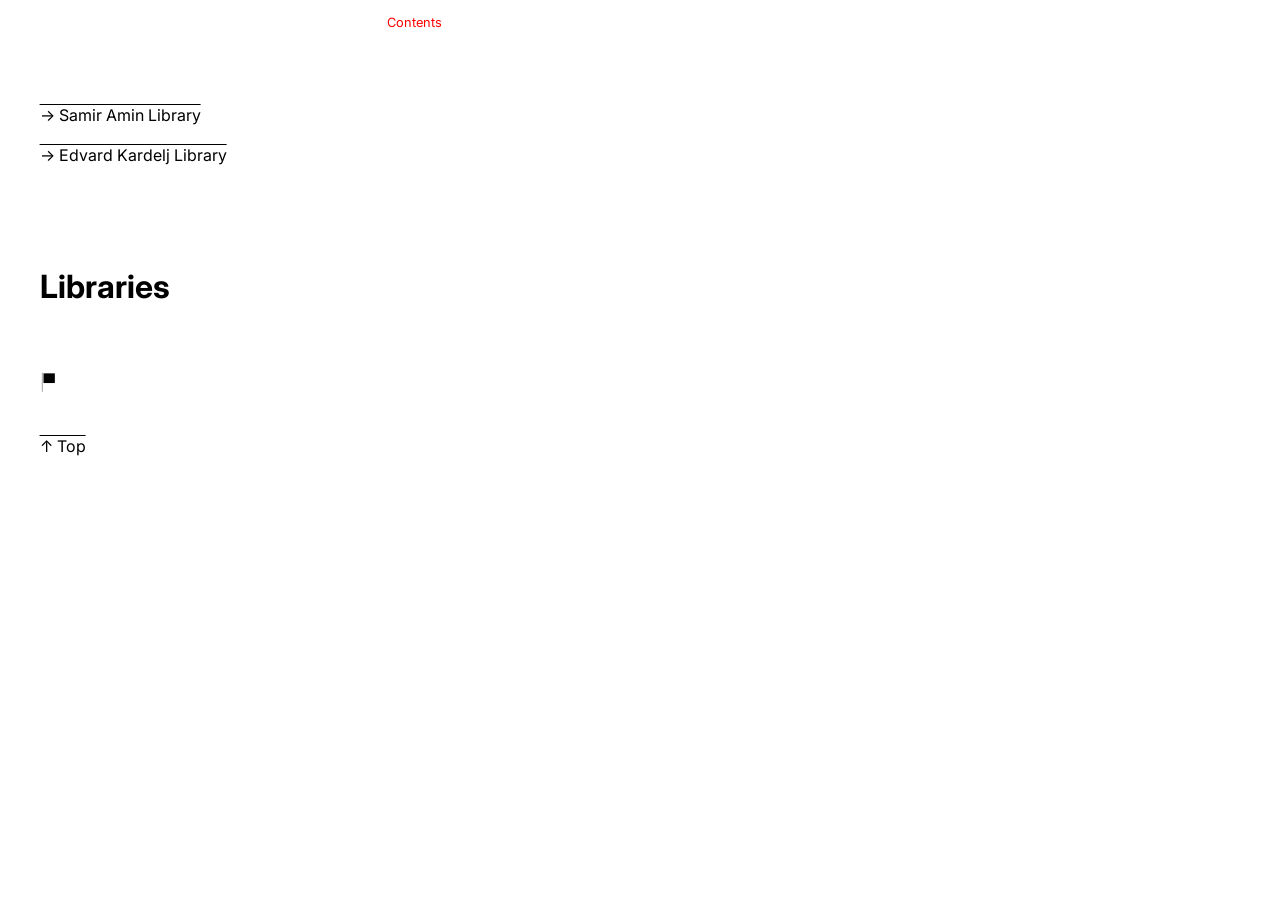
<file: index.html>
<!DOCTYPE html>

<html>

<head>

<title>
    Libraries
</title>

<meta charset="UTF-8">
<meta name="description" content="Libraries">
<meta name="viewport" content="width=device-width, initial-scale=1.0">

<link rel="stylesheet" href="https://fonts.googleapis.com/css?family=Inter">
<link rel="stylesheet" href="styles.css">

</head>

<body id="top">


<h3>
    Contents
</h3>



<a href="samir-amin-library.html">
    → Samir Amin Library
</a> <br>

<a href="kardelj-library.html">
    → Edvard Kardelj Library
</a> <br>


<h1>
    Libraries
</h1>



<br>

<h2>
    |▀
</h2>

<a href="#top">
    ↑ Top
</a>

</body>

</html>
</file>
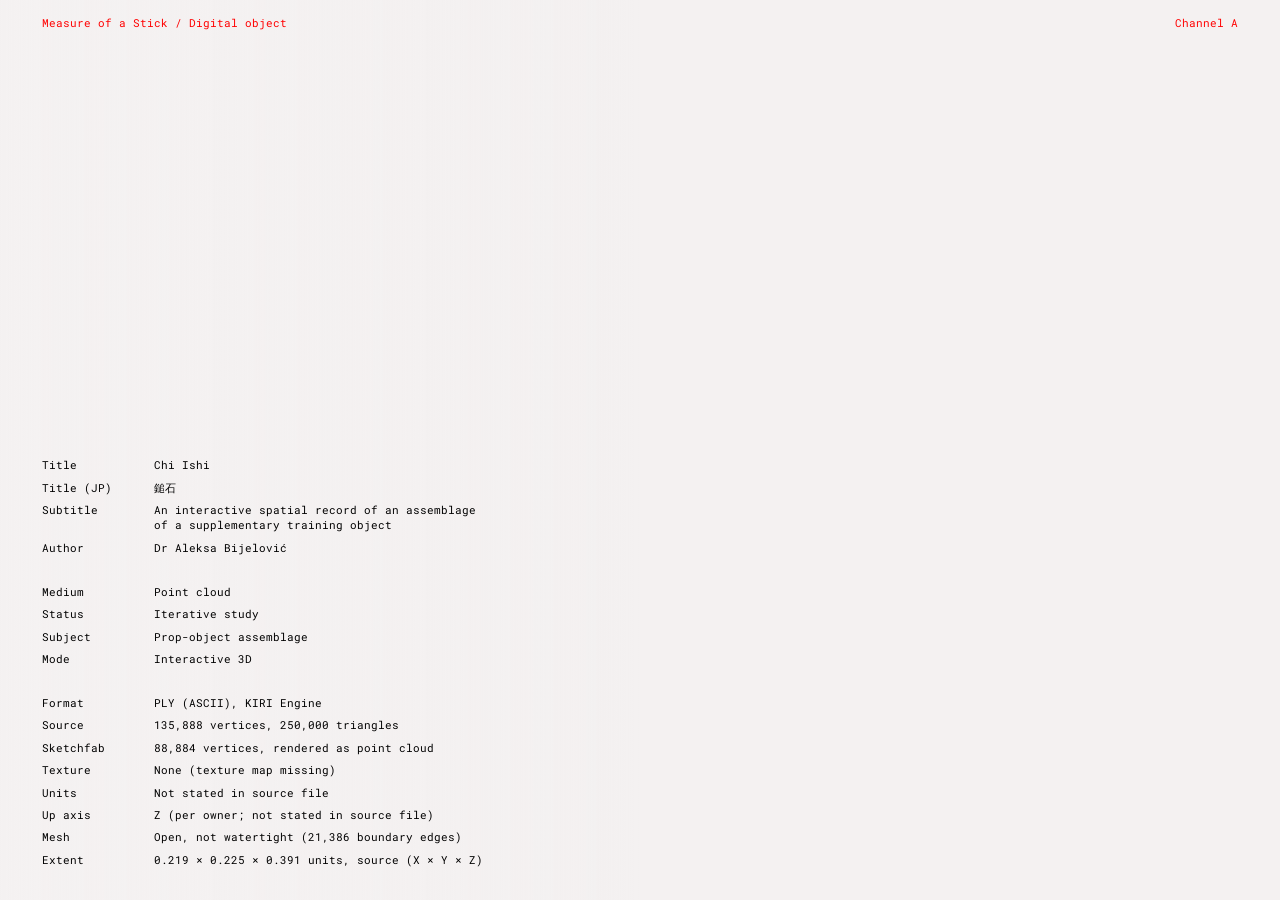
<file: channel-a-chi-ishi.html>
<!DOCTYPE html>
<html lang="en">
<head>
<meta charset="UTF-8">

<meta
  name="viewport"
  content="width=device-width, initial-scale=1.0, viewport-fit=cover"
>

<title>Chi Ishi 鎚石</title>

<link rel="icon" href="apple-touch-icon.png" sizes="180x180" type="image/png">
<link rel="apple-touch-icon" href="apple-touch-icon.png">

<!-- Google Fonts: Inter 600 (display) + Roboto Mono (text) -->

<link rel="preconnect" href="https://fonts.googleapis.com">
<link rel="preconnect" href="https://fonts.gstatic.com" crossorigin>

<link
  href="https://fonts.googleapis.com/css2?family=Inter:wght@600&family=Roboto+Mono:ital,wght@0,400;1,400&display=swap"
  rel="stylesheet"
>


<style>


/* =========================================================
   GLOBAL
   Visual principles aligned with Channel B
   (Measure of a Stick)
========================================================= */

:root {
  --light: #F4F1F1;
  --dark: #000000;

  --dark-muted: var(--dark);
  --dark-subtle: rgba(0,0,0,0.42);

  --rule-weight: 1px;
  --rule-dark: rgba(68,64,59,0.24);

  --type-small: calc(var(--type-body) * 0.68);
  --type-body: clamp(0.95rem, 1.25vw, 1.2rem);

  /* Size relations: small = 0.68 x body, display = 2.25 x body */
  --type-display: calc(var(--type-body) * 2.25);

  --page-x: clamp(1.25rem, 3.25vw, 3.5rem);
}


* {
  box-sizing: border-box;
}


html,
body {
  width: 100%;
  height: 100%;
  margin: 0;
}


body {
  overflow: hidden;

  background: var(--light);
  color: var(--dark);

  font-family:
    "Roboto Mono",
    monospace;

  font-size: var(--type-body);
  font-weight: 400;
  line-height: 1.4;

  /* Long words break rather than push the page wider */
  overflow-wrap: anywhere;

  -webkit-font-smoothing: antialiased;
  -moz-osx-font-smoothing: grayscale;
}


h1,
p {
  margin-top: 0;
}


::selection {
  background: var(--dark);
  color: var(--light);
}


/* =========================================================
   TYPOGRAPHY

   Display text: Inter 600
   Other text: Roboto Mono 400
========================================================= */

.display-text {
  font-family:
    "Inter",
    Arial,
    sans-serif;

  font-size: var(--type-display);
  font-weight: 600;

  line-height: 1.2;
  letter-spacing: 0em;

  overflow-wrap: anywhere;
}


/* =========================================================
   SKETCHFAB VIEWER
========================================================= */

.viewer {
  position: absolute;
  inset: 0;

  background: var(--light);
}


.viewer iframe {
  width: 100%;
  height: 100%;

  display: block;

  border: 0;
}


/* =========================================================
   LIGHT GRADIENT OVERLAY

   Solid #F4F1F1 at left.
   Fully transparent at 50%.

   To change where transparency is complete,
   change the final "50%" value below.
========================================================= */

.viewer-gradient {
  position: absolute;
  z-index: 5;

  inset: 0;

  background:
    linear-gradient(
      90deg,
      #F4F1F1 0%,
      rgba(244,241,241,0) 50%
    );

  pointer-events: none;
}


/* =========================================================
   FIXED CHANNEL HEADER

   No mix-blend-mode.
========================================================= */

.installation-ui {
  position: fixed;
  z-index: 100;

  top: 0;
  left: 0;
  right: 0;

  display: grid;

  grid-template-columns:
    1fr
    1fr;

  align-items: start;

  padding:
    max(1rem, env(safe-area-inset-top))
    var(--page-x)
    1rem;

  color: var(--dark);

  transition: color 300ms ease;

  pointer-events: none;
}


.channel-description,
.channel {
  font-family:
    "Roboto Mono",
    monospace;

  font-size: var(--type-small);
  font-weight: 400;

  line-height: 1.4;
  letter-spacing: 0em;

  color: #FF0000;
}


.channel-description {
  justify-self: start;
}


.channel {
  justify-self: end;

  text-align: right;
}


/* =========================================================
   WORK TITLE
========================================================= */

/* Text block under the title: Channel B opening-subtitle and author styles */

/* =========================================================
   INFORMATION
========================================================= */

.info {
  position: absolute;
  z-index: 10;

  left: var(--page-x);

  bottom:
    max(
      2rem,
      env(safe-area-inset-bottom)
    );

  width:
    min(
      34rem,
      calc(100% - (var(--page-x) * 2))
    );

  pointer-events: none;
}


.description {
  max-width: 32rem;

  margin:
    0
    0
    1.75rem;

  font-family:
    "Roboto Mono",
    monospace;

  font-size: var(--type-body);
  font-weight: 400;

  line-height: 1.4;
  letter-spacing: 0em;

  color: var(--dark);
}


/* =========================================================
   METADATA
========================================================= */

.metadata {
  display: grid;

  grid-template-columns:
    6rem
    minmax(0, 1fr);

  gap:
    0.45rem
    1rem;

  max-width: 28rem;

  font-family:
    "Roboto Mono",
    monospace;

  font-size: var(--type-small);
  font-weight: 400;

  line-height: 1.4;
  letter-spacing: 0em;

  color: var(--dark);
}


.metadata .label,
.metadata .value {
  color: var(--dark);
}


/* Gap between the work details and the technical details */
.metadata .group {
  grid-column: 1 / -1;
  height: 0.9rem;
}


/* =========================================================
   TABLET
   781px to 1180px
========================================================= */

@media
  (min-width: 781px)
  and
  (max-width: 1180px) {

  :root {
    --type-small: calc(var(--type-body) * 0.68);

    --type-body:
      clamp(0.98rem, 1.7vw, 1.12rem);

    --type-display: calc(var(--type-body) * 2.25);

    --page-x:
      clamp(1.75rem, 4vw, 3rem);
  }


  .installation-ui {
    padding:
      max(1rem, env(safe-area-inset-top))
      var(--page-x)
      0.85rem;
  }


  .channel-description,
  .channel,
  .metadata,
  .info {
    width:
      min(
        30rem,
        calc(100% - (var(--page-x) * 2))
      );
  }


  .description {
    max-width: 28rem;
  }


  .metadata {
    max-width: 26rem;
  }


}


/* =========================================================
   MOBILE
   780px and below
========================================================= */

@media (max-width: 780.98px) {

  :root {
    --type-small: calc(var(--type-body) * 0.68);

    --type-body:
      clamp(0.92rem, 3.7vw, 1.02rem);

    --type-display: calc(var(--type-body) * 2.25);

    --page-x: 1.25rem;
  }


  .installation-ui {
    grid-template-columns:
      minmax(0, 1fr)
      auto;

    gap: 1rem;

    padding:
      max(0.9rem, env(safe-area-inset-top))
      var(--page-x)
      0.75rem;
  }


  .channel-description,
  .channel,
  .metadata,
  .info {
    bottom:
      max(
        1.25rem,
        env(safe-area-inset-bottom)
      );

    width:
      min(
        22rem,
        calc(100% - (var(--page-x) * 2))
      );
  }


  .description {
    max-width: 21rem;

    margin-bottom: 1.25rem;

    line-height: 1.4;
  }


  .metadata {
    grid-template-columns:
      5.5rem
      minmax(0, 1fr);

    gap:
      0.35rem
      0.75rem;

    max-width: 21rem;
  }


}


/* =========================================================
   NARROW MOBILE
========================================================= */

@media (max-width: 560px) {

  .info {
    width:
      calc(
        100% -
        (var(--page-x) * 2)
      );
  }


  .description {
    max-width: 18rem;

    margin-bottom: 0;
  }




}


/* =========================================================
   SMALL MOBILE
========================================================= */

@media (max-width: 390px) {

  :root {
    --type-small: calc(var(--type-body) * 0.68);
    --type-body: 0.9rem;

    --type-display: calc(var(--type-body) * 2.25);

    --page-x: 1rem;
  }


  .installation-ui {
    padding-left: var(--page-x);
    padding-right: var(--page-x);
  }




  .description {
    max-width:
      calc(100vw - 2rem);
  }


}


/* =========================================================
   SHORT LANDSCAPE
========================================================= */

@media
  (max-height: 560px)
  and
  (orientation: landscape) {

  .installation-ui {
    padding-top:
      max(
        0.75rem,
        env(safe-area-inset-top)
      );
  }




  .description {
    max-width: 28rem;

    margin-bottom: 0.8rem;

    line-height: 1.4;
  }


  .metadata {
    gap:
      0.2rem
      0.75rem;
  }


}


/* Short screens: show only the work details,
   so the text blocks do not run into each other */
@media (max-height: 660px) {

  .metadata .tech,
  .metadata .tech-group {
    display: none;
  }

}

/* Visually hidden, but kept for screen readers and document structure */
.sr-only {
  position: absolute;
  width: 1px;
  height: 1px;
  padding: 0;
  margin: -1px;
  overflow: hidden;
  clip: rect(0, 0, 0, 0);
  white-space: nowrap;
  border: 0;
}
</style>
</head>


<body>


<!-- =========================================================
     POINT CLOUD
========================================================= -->

<div class="viewer">

  <iframe
    title="Chi Ishi 鎚石"
    src="https://sketchfab.com/models/12edb1d4e12f4532b8b60159dd3592c0/embed?ui_infos=0&ui_watermark_link=0"
    frameborder="0"
    allow="autoplay; fullscreen; xr-spatial-tracking"
    allowfullscreen
    mozallowfullscreen="true"
    webkitallowfullscreen="true"
    xr-spatial-tracking
    execution-while-out-of-viewport
    execution-while-not-rendered
    web-share>
  </iframe>

</div>


<!-- =========================================================
     #F4F1F1 GRADIENT OVERLAY
========================================================= -->

<div
  class="viewer-gradient"
  aria-hidden="true"
></div>


<!-- =========================================================
     FIXED CHANNEL HEADER
========================================================= -->

<div
  class="installation-ui"
  aria-hidden="true"
>

  <div class="channel-description">
    Measure of a Stick / Digital object
  </div>

  <div class="channel">
    Channel A
  </div>

</div>


<!-- =========================================================
     WORK TITLE
========================================================= -->

<h1 class="sr-only">Chi Ishi 鎚石</h1>




<!-- =========================================================
     METADATA
========================================================= -->

<section class="info">

  <div class="metadata">

    <div class="label">
      Title
    </div>

    <div class="value">
      Chi Ishi
    </div>

    <div class="label">
      Title (JP)
    </div>

    <div class="value">
      鎚石
    </div>

    <div class="label">
      Subtitle
    </div>

    <div class="value">
      An interactive spatial record of an assemblage of a supplementary training object
    </div>

    <div class="label">
      Author
    </div>

    <div class="value">
      Dr Aleksa Bijelović
    </div>

    <div class="group" aria-hidden="true"></div>
    <div class="label">
      Medium
    </div>

    <div class="value">
      Point cloud
    </div>

    <div class="label">
      Status
    </div>

    <div class="value">
      Iterative study
    </div>

    <div class="label">
      Subject
    </div>

    <div class="value">
      Prop-object assemblage
    </div>

    <div class="label">
      Mode
    </div>

    <div class="value">
      Interactive 3D
    </div>

    <div class="group" aria-hidden="true"></div>
    <div class="label tech">
      Format
    </div>

    <div class="value tech">
      PLY (ASCII), KIRI Engine
    </div>

    <div class="label tech">
      Source
    </div>

    <div class="value tech">
      135,888 vertices, 250,000 triangles
    </div>

    <div class="label tech">
      Sketchfab
    </div>

    <div class="value tech">
      88,884 vertices, rendered as point cloud
    </div>

    <div class="label tech">
      Texture
    </div>

    <div class="value tech">
      None (texture map missing)
    </div>

    <div class="label tech">
      Units
    </div>

    <div class="value tech">
      Not stated in source file
    </div>

    <div class="label tech">
      Up axis
    </div>

    <div class="value tech">
      Z (per owner; not stated in source file)
    </div>

    <div class="label tech">
      Mesh
    </div>

    <div class="value tech">
      Open, not watertight (21,386 boundary edges)
    </div>

    <div class="label tech">
      Extent
    </div>

    <div class="value tech">
      0.219 × 0.225 × 0.391 units, source (X × Y × Z)
    </div>

  </div>

</section>


</body>
</html>
</file>
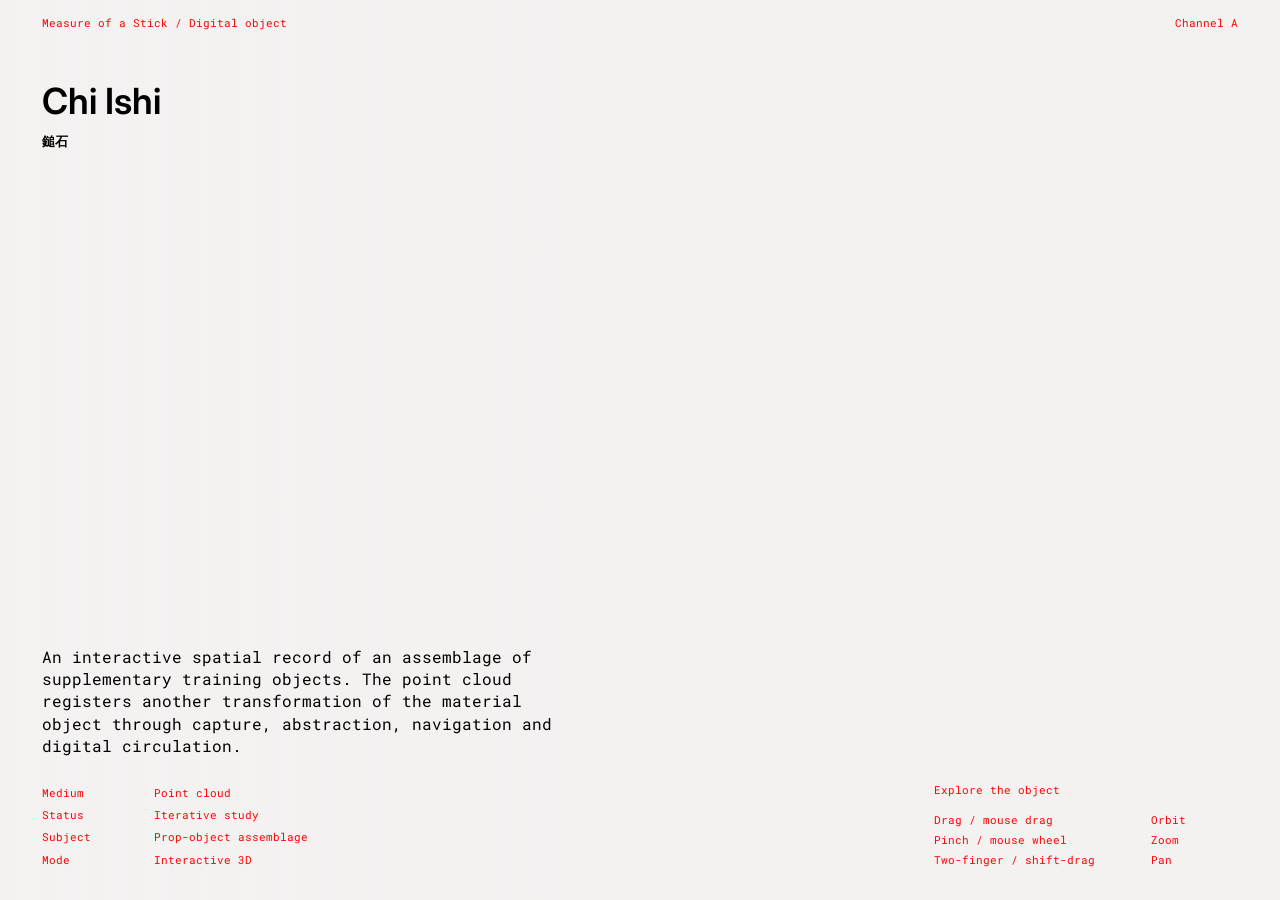
<file: channel-a-sketchfab.html>
<!DOCTYPE html>
<html lang="en">
<head>
<meta charset="UTF-8">

<meta
  name="viewport"
  content="width=device-width, initial-scale=1.0, viewport-fit=cover"
>

<title>Chi Ishi 鎚石</title>

<link rel="apple-touch-icon" href="apple-touch-icon.png">

<!-- Google Fonts: Inter 600 (display) + Roboto Mono (text) -->

<link rel="preconnect" href="https://fonts.googleapis.com">
<link rel="preconnect" href="https://fonts.gstatic.com" crossorigin>

<link
  href="https://fonts.googleapis.com/css2?family=Inter:wght@600&family=Roboto+Mono:ital,wght@0,400;1,400&display=swap"
  rel="stylesheet"
>


<style>

/* =========================================================
   GLOBAL
   Visual principles aligned with Channel B
   (Measure of a Stick)
========================================================= */

:root {
  --light: #F4F1F1;
  --dark: #000000;

  --dark-muted: var(--dark);
  --dark-subtle: rgba(0,0,0,0.42);

  --rule-weight: 1px;
  --rule-dark: rgba(68,64,59,0.24);

  --type-small: calc(var(--type-body) * 0.68);
  --type-body: clamp(0.95rem, 1.25vw, 1.2rem);

  /* Size relations: small = 0.68 x body, display = 2.25 x body */
  --type-display: calc(var(--type-body) * 2.25);

  --page-x: clamp(1.25rem, 3.25vw, 3.5rem);
}


* {
  box-sizing: border-box;
}


html,
body {
  width: 100%;
  height: 100%;
  margin: 0;
}


body {
  overflow: hidden;

  background: var(--light);
  color: var(--dark);

  font-family:
    "Roboto Mono",
    monospace;

  font-size: var(--type-body);
  font-weight: 400;
  line-height: 1.4;

  /* Long words break rather than push the page wider */
  overflow-wrap: anywhere;

  -webkit-font-smoothing: antialiased;
  -moz-osx-font-smoothing: grayscale;
}


h1,
p {
  margin-top: 0;
}


::selection {
  background: var(--dark);
  color: var(--light);
}


/* =========================================================
   TYPOGRAPHY

   Display text: Inter 600
   Other text: Roboto Mono 400
========================================================= */

.display-text {
  font-family:
    "Inter",
    Arial,
    sans-serif;

  font-size: var(--type-display);
  font-weight: 600;

  line-height: 1.2;
  letter-spacing: 0em;

  overflow-wrap: anywhere;
}


/* =========================================================
   SKETCHFAB VIEWER
========================================================= */

.viewer {
  position: absolute;
  inset: 0;

  background: var(--light);
}


.viewer iframe {
  width: 100%;
  height: 100%;

  display: block;

  border: 0;
}


/* =========================================================
   LIGHT GRADIENT OVERLAY

   Solid #F4F1F1 at left.
   Fully transparent at 50%.

   To change where transparency is complete,
   change the final "50%" value below.
========================================================= */

.viewer-gradient {
  position: absolute;
  z-index: 5;

  inset: 0;

  background:
    linear-gradient(
      90deg,
      #F4F1F1 0%,
      rgba(244,241,241,0) 50%
    );

  pointer-events: none;
}


/* =========================================================
   FIXED CHANNEL HEADER

   No mix-blend-mode.
========================================================= */

.installation-ui {
  position: fixed;
  z-index: 100;

  top: 0;
  left: 0;
  right: 0;

  display: grid;

  grid-template-columns:
    1fr
    1fr;

  align-items: start;

  padding:
    max(1rem, env(safe-area-inset-top))
    var(--page-x)
    1rem;

  color: var(--dark);

  transition: color 300ms ease;

  pointer-events: none;
}


.channel-description,
.channel {
  font-family:
    "Roboto Mono",
    monospace;

  font-size: var(--type-small);
  font-weight: 400;

  line-height: 1.4;
  letter-spacing: 0em;

  color: #FF0000;
}


.channel-description {
  justify-self: start;
}


.channel {
  justify-self: end;

  text-align: right;
}


/* =========================================================
   WORK TITLE
========================================================= */

.work-title {
  position: absolute;
  z-index: 10;

  top:
    max(
      5rem,
      calc(env(safe-area-inset-top) + 4rem)
    );

  left: var(--page-x);
  right: var(--page-x);

  pointer-events: none;
}


h1 {
  max-width: 80rem;

  margin: 0;
}


.title-main {
  display: block;

  color: var(--dark);
}


.title-kanji {
  display: block;

  margin-top: 0.65rem;

  font-family:
    "Inter",
    Arial,
    sans-serif;

  font-size: 0.36em;
  font-weight: 600;

  line-height: 1.2;
  letter-spacing: 0em;

  color: var(--dark);
}


/* =========================================================
   INFORMATION
========================================================= */

.info {
  position: absolute;
  z-index: 10;

  left: var(--page-x);

  bottom:
    max(
      2rem,
      env(safe-area-inset-bottom)
    );

  width:
    min(
      34rem,
      calc(100% - (var(--page-x) * 2))
    );

  pointer-events: none;
}


.description {
  max-width: 32rem;

  margin:
    0
    0
    1.75rem;

  font-family:
    "Roboto Mono",
    monospace;

  font-size: var(--type-body);
  font-weight: 400;

  line-height: 1.4;
  letter-spacing: 0em;

  color: var(--dark);
}


/* =========================================================
   METADATA
========================================================= */

.metadata {
  display: grid;

  grid-template-columns:
    6rem
    minmax(0, 1fr);

  gap:
    0.45rem
    1rem;

  max-width: 28rem;

  font-family:
    "Roboto Mono",
    monospace;

  font-size: var(--type-small);
  font-weight: 400;

  line-height: 1.4;
  letter-spacing: 0em;

  color: #FF0000;
}


.metadata .label,
.metadata .value {
  color: #FF0000;
}


/* =========================================================
   INTERACTION GUIDE
========================================================= */

.viewer-guide {
  position: absolute;
  z-index: 10;

  right: var(--page-x);

  bottom:
    max(
      2rem,
      env(safe-area-inset-bottom)
    );

  width: 19rem;

  font-family:
    "Roboto Mono",
    monospace;

  font-size: var(--type-small);
  font-weight: 400;

  line-height: 1.4;
  letter-spacing: 0em;

  color: #FF0000;

  pointer-events: none;
}


.guide-title {
  margin-bottom: 0.9rem;

  color: #FF0000;
}


.guide-row {
  display: grid;

  grid-template-columns:
    minmax(8rem, 1.4fr)
    minmax(0, 0.6fr);

  gap: 0.8rem;
}


.guide-row + .guide-row {
  margin-top: 0.3rem;
}


.guide-input,
.guide-action {
  color: #FF0000;
}


/* =========================================================
   TABLET
   781px to 1180px
========================================================= */

@media
  (min-width: 781px)
  and
  (max-width: 1180px) {

  :root {
    --type-small: calc(var(--type-body) * 0.68);

    --type-body:
      clamp(0.98rem, 1.7vw, 1.12rem);

    --type-display: calc(var(--type-body) * 2.25);

    --page-x:
      clamp(1.75rem, 4vw, 3rem);
  }


  .installation-ui {
    padding:
      max(1rem, env(safe-area-inset-top))
      var(--page-x)
      0.85rem;
  }


  .channel-description,
  .channel,
  .metadata,
  .viewer-guide {
    line-height: 1.4;
    letter-spacing: 0em;
  }


  .work-title {
    top:
      max(
        5rem,
        calc(env(safe-area-inset-top) + 4rem)
      );
  }


  h1 {
    max-width: 58rem;
  }


  .info {
    width:
      min(
        30rem,
        calc(100% - (var(--page-x) * 2))
      );
  }


  .description {
    max-width: 28rem;
  }


  .metadata {
    max-width: 26rem;
  }


  .viewer-guide {
    width: 18rem;
  }

}


/* =========================================================
   MOBILE
   780px and below
========================================================= */

@media (max-width: 780.98px) {

  :root {
    --type-small: calc(var(--type-body) * 0.68);

    --type-body:
      clamp(0.92rem, 3.7vw, 1.02rem);

    --type-display: calc(var(--type-body) * 2.25);

    --page-x: 1.25rem;
  }


  .installation-ui {
    grid-template-columns:
      minmax(0, 1fr)
      auto;

    gap: 1rem;

    padding:
      max(0.9rem, env(safe-area-inset-top))
      var(--page-x)
      0.75rem;
  }


  .channel-description,
  .channel,
  .metadata,
  .viewer-guide {
    line-height: 1.4;
    letter-spacing: 0em;
  }


  .work-title {
    top:
      max(
        4.5rem,
        calc(env(safe-area-inset-top) + 3.75rem)
      );
  }


  h1 {
    line-height: 1.2;
  }


  .title-kanji {
    margin-top: 0.45rem;

    font-size: 0.36em;

    line-height: 1.2;
  }


  .info {
    bottom:
      max(
        1.25rem,
        env(safe-area-inset-bottom)
      );

    width:
      min(
        22rem,
        calc(100% - (var(--page-x) * 2))
      );
  }


  .description {
    max-width: 21rem;

    margin-bottom: 1.25rem;

    line-height: 1.4;
  }


  .metadata {
    grid-template-columns:
      5.5rem
      minmax(0, 1fr);

    gap:
      0.35rem
      0.75rem;

    max-width: 21rem;
  }


  .viewer-guide {
    right: var(--page-x);

    bottom:
      max(
        1.25rem,
        env(safe-area-inset-bottom)
      );

    width: 16rem;
  }


  .guide-title {
    margin-bottom: 0.7rem;
  }


  .guide-row {
    grid-template-columns:
      10rem
      minmax(0, 1fr);

    gap: 0.5rem;
  }

}


/* =========================================================
   NARROW MOBILE
========================================================= */

@media (max-width: 560px) {

  .info {
    width:
      calc(
        100% -
        (var(--page-x) * 2)
      );
  }


  .description {
    max-width: 18rem;

    margin-bottom: 0;
  }


  .metadata {
    display: none;
  }


  .viewer-guide {
    right: auto;
    left: var(--page-x);

    bottom: 10.75rem;

    width: 16rem;
  }

}


/* =========================================================
   SMALL MOBILE
========================================================= */

@media (max-width: 390px) {

  :root {
    --type-small: calc(var(--type-body) * 0.68);
    --type-body: 0.9rem;

    --type-display: calc(var(--type-body) * 2.25);

    --page-x: 1rem;
  }


  .installation-ui {
    padding-left: var(--page-x);
    padding-right: var(--page-x);
  }


  .work-title {
    top:
      max(
        4.2rem,
        calc(env(safe-area-inset-top) + 3.5rem)
      );
  }


  .description {
    max-width:
      calc(100vw - 2rem);
  }


  .viewer-guide {
    width: 15rem;

    bottom: 10.75rem;
  }


  .guide-row {
    grid-template-columns:
      9.25rem
      minmax(0, 1fr);
  }

}


/* =========================================================
   SHORT LANDSCAPE
========================================================= */

@media
  (max-height: 560px)
  and
  (orientation: landscape) {

  .installation-ui {
    padding-top:
      max(
        0.75rem,
        env(safe-area-inset-top)
      );
  }


  .work-title {
    top:
      max(
        3.5rem,
        calc(env(safe-area-inset-top) + 2.8rem)
      );
  }


  .title-kanji {
    margin-top: 0.3rem;
  }


  .description {
    max-width: 28rem;

    margin-bottom: 0.8rem;

    line-height: 1.4;
  }


  .metadata {
    gap:
      0.2rem
      0.75rem;
  }


  .viewer-guide {
    width: 17rem;
  }


  .guide-title {
    margin-bottom: 0.45rem;
  }

}

</style>
</head>


<body>


<!-- =========================================================
     POINT CLOUD
========================================================= -->

<div class="viewer">

  <iframe
    title="Chi Ishi 鎚石"
    src="https://sketchfab.com/models/12edb1d4e12f4532b8b60159dd3592c0/embed?ui_infos=0&ui_watermark_link=0"
    frameborder="0"
    allow="autoplay; fullscreen; xr-spatial-tracking"
    allowfullscreen
    mozallowfullscreen="true"
    webkitallowfullscreen="true"
    xr-spatial-tracking
    execution-while-out-of-viewport
    execution-while-not-rendered
    web-share>
  </iframe>

</div>


<!-- =========================================================
     #F4F1F1 GRADIENT OVERLAY
========================================================= -->

<div
  class="viewer-gradient"
  aria-hidden="true"
></div>


<!-- =========================================================
     FIXED CHANNEL HEADER
========================================================= -->

<div
  class="installation-ui"
  aria-hidden="true"
>

  <div class="channel-description">
    Measure of a Stick / Digital object
  </div>

  <div class="channel">
    Channel A
  </div>

</div>


<!-- =========================================================
     WORK TITLE
========================================================= -->

<header class="work-title">

  <h1 class="display-text">

    <span class="title-main">
      Chi Ishi
    </span>

    <span
      class="title-kanji"
      lang="ja"
    >
      鎚石
    </span>

  </h1>

</header>


<!-- =========================================================
     INFORMATION
========================================================= -->

<section class="info">

  <p class="description">
    An interactive spatial record of an assemblage
    of supplementary training objects. The point cloud
    registers another transformation of the material
    object through capture, abstraction, navigation
    and digital circulation.
  </p>


  <div class="metadata">

    <div class="label">
      Medium
    </div>

    <div class="value">
      Point cloud
    </div>


    <div class="label">
      Status
    </div>

    <div class="value">
      Iterative study
    </div>


    <div class="label">
      Subject
    </div>

    <div class="value">
      Prop-object assemblage
    </div>


    <div class="label">
      Mode
    </div>

    <div class="value">
      Interactive 3D
    </div>

  </div>

</section>


<!-- =========================================================
     TOUCH + MOUSE INTERACTION GUIDE
========================================================= -->

<div
  class="viewer-guide"
  aria-hidden="true"
>

  <div class="guide-title">
    Explore the object
  </div>


  <div class="guide-row">

    <span class="guide-input">
      Drag / mouse drag
    </span>

    <span class="guide-action">
      Orbit
    </span>

  </div>


  <div class="guide-row">

    <span class="guide-input">
      Pinch / mouse wheel
    </span>

    <span class="guide-action">
      Zoom
    </span>

  </div>


  <div class="guide-row">

    <span class="guide-input">
      Two-finger / shift-drag
    </span>

    <span class="guide-action">
      Pan
    </span>

  </div>

</div>


</body>
</html>
</file>
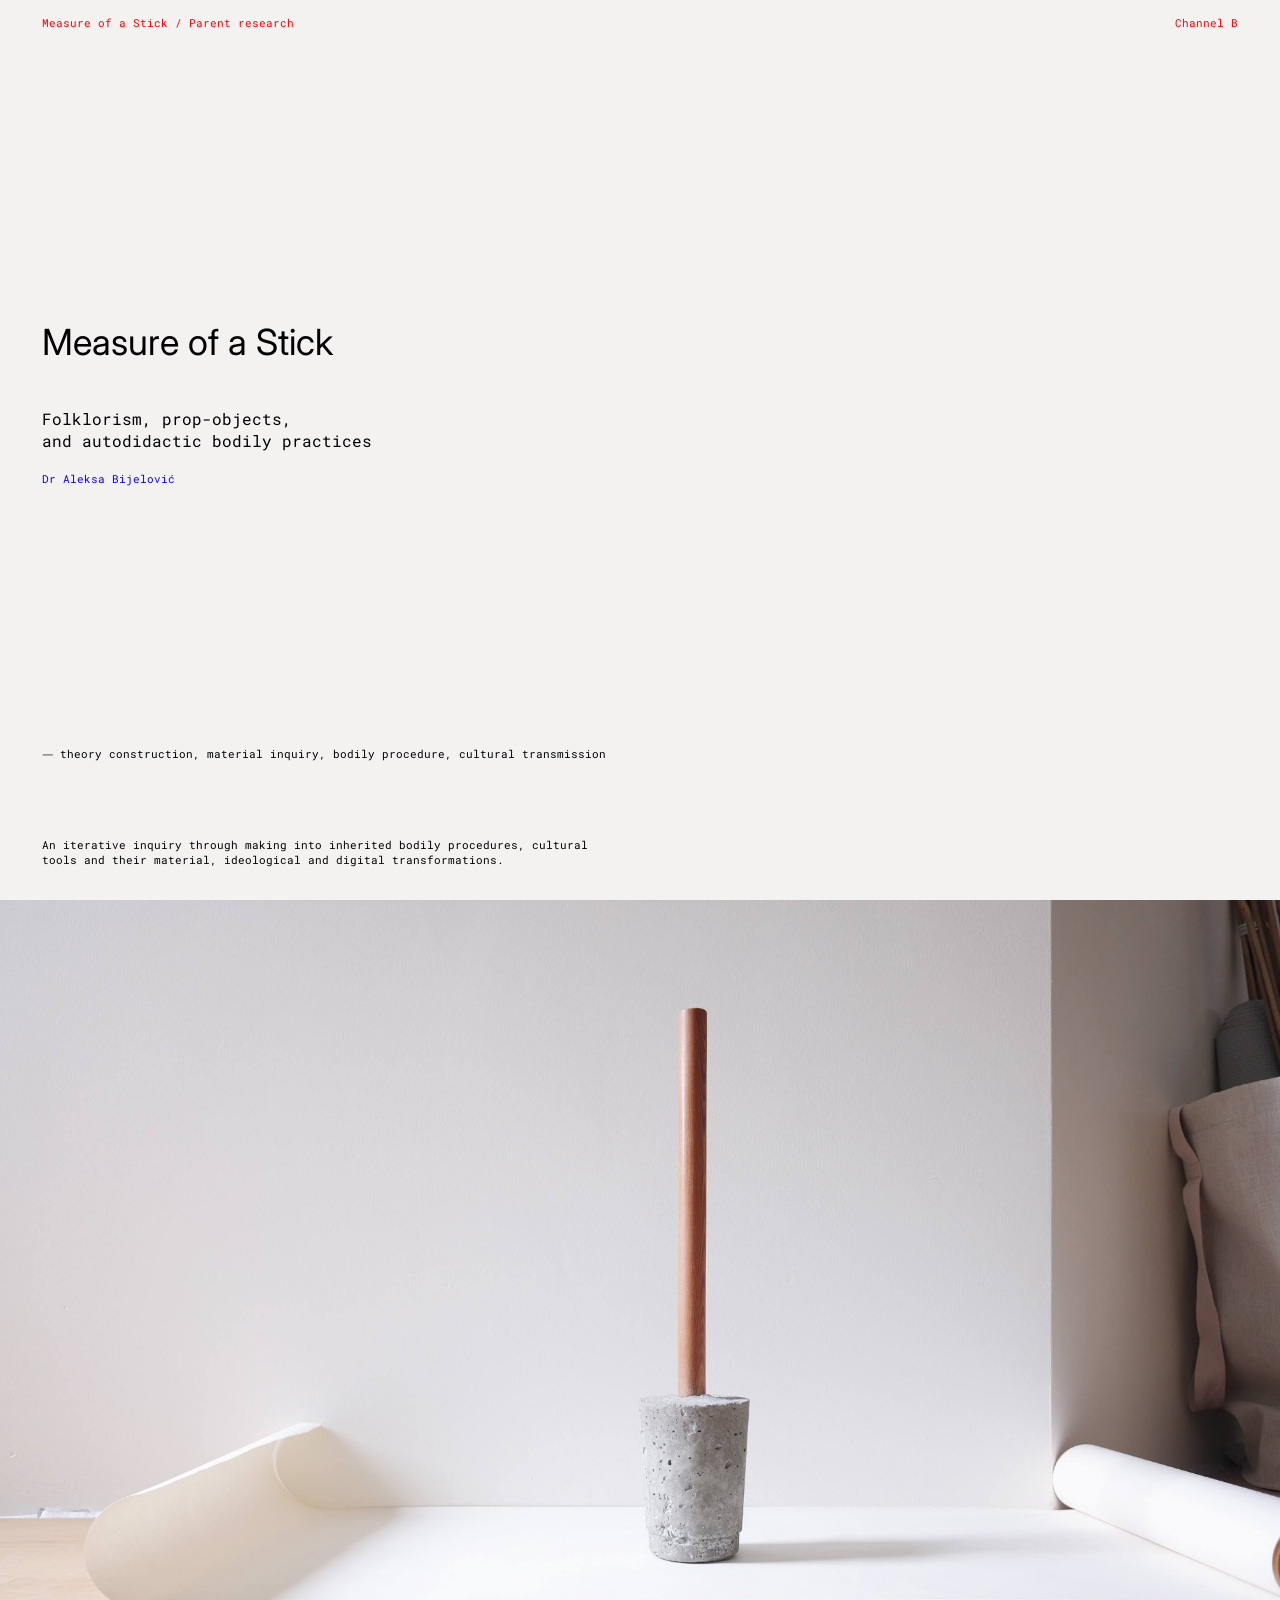
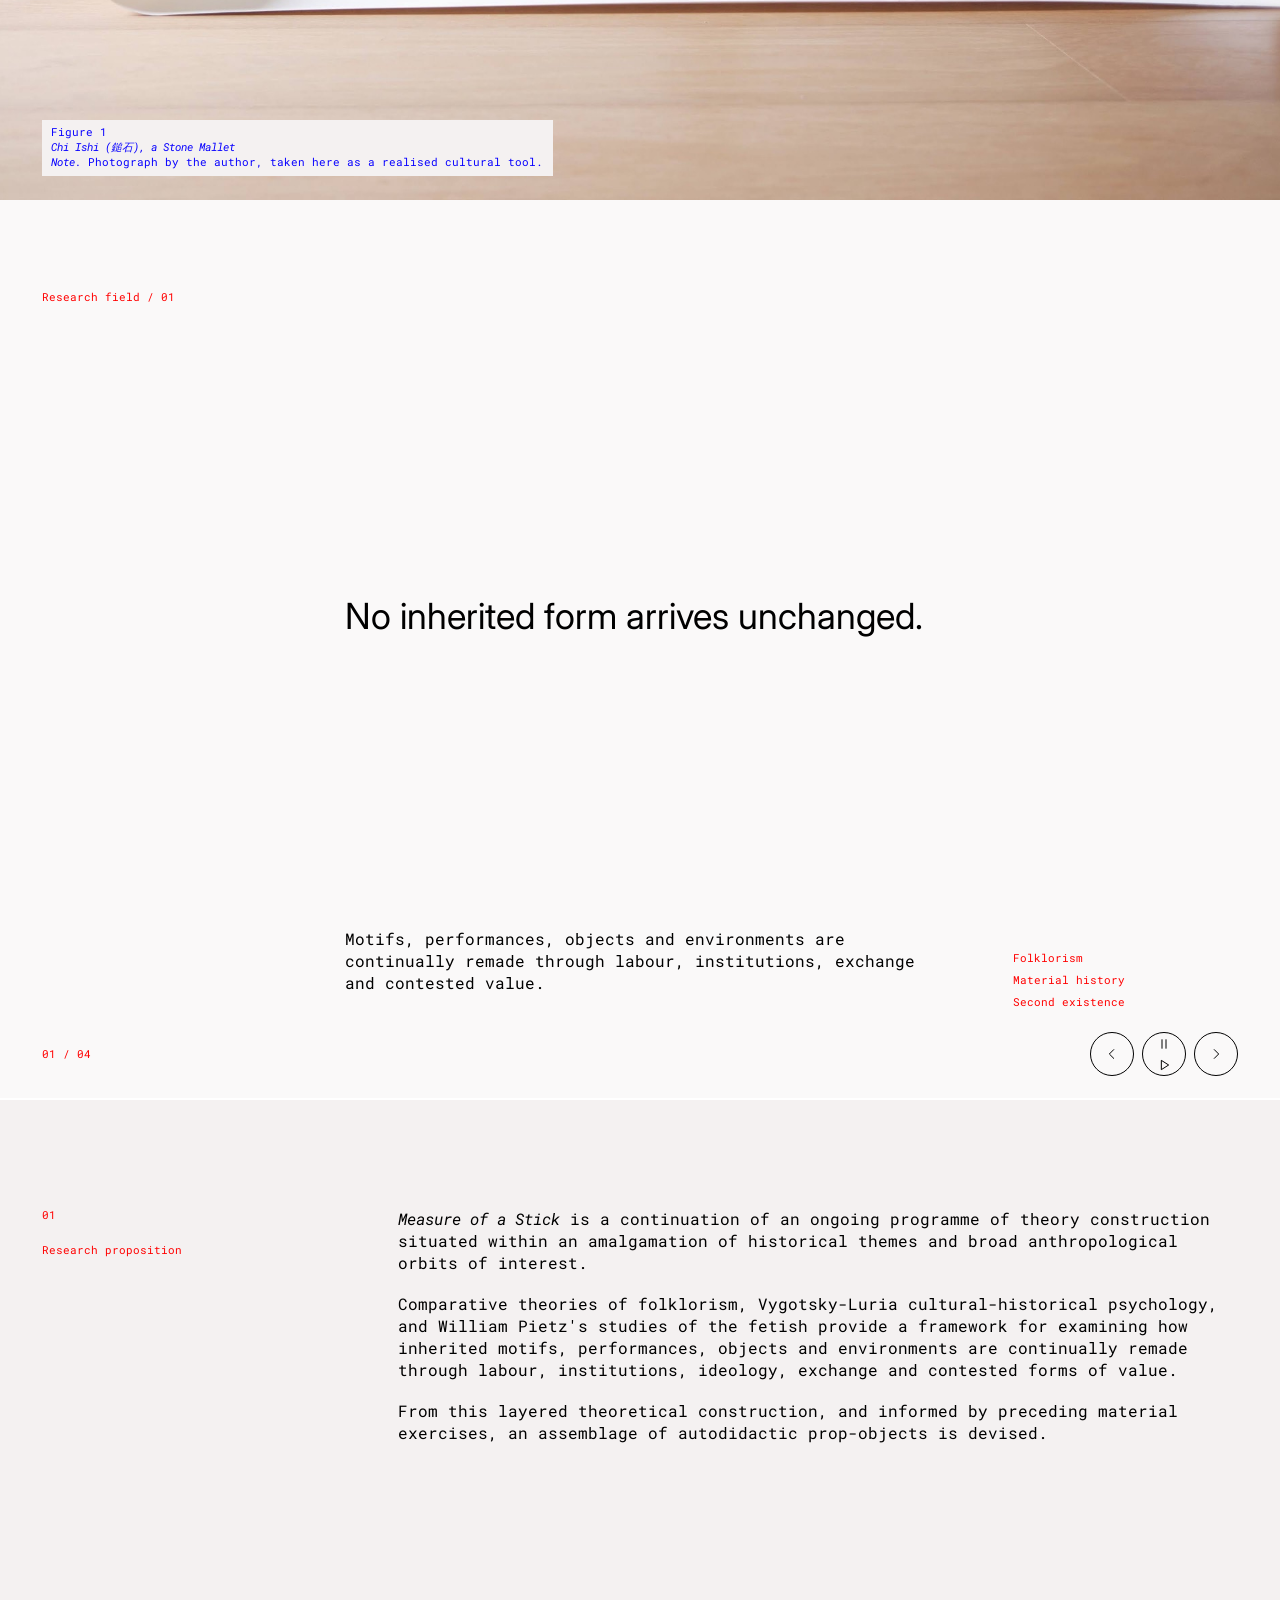
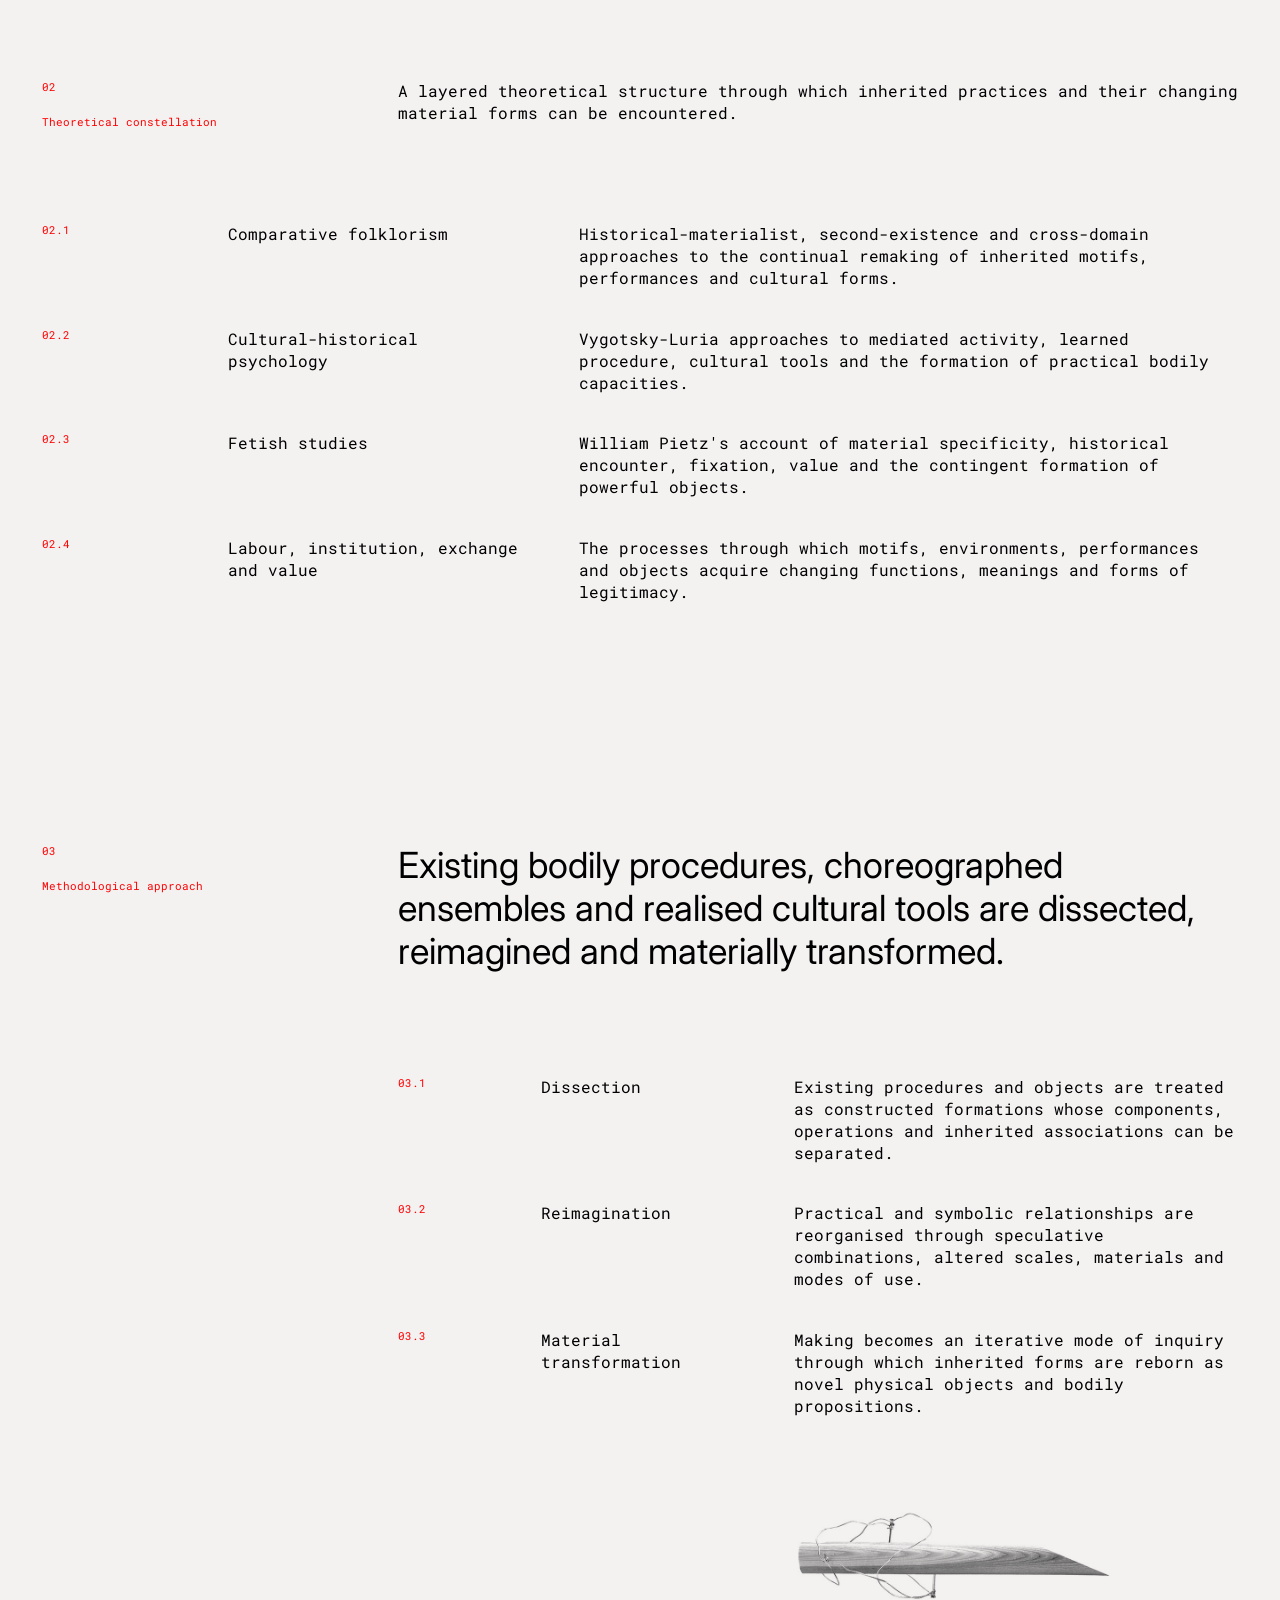
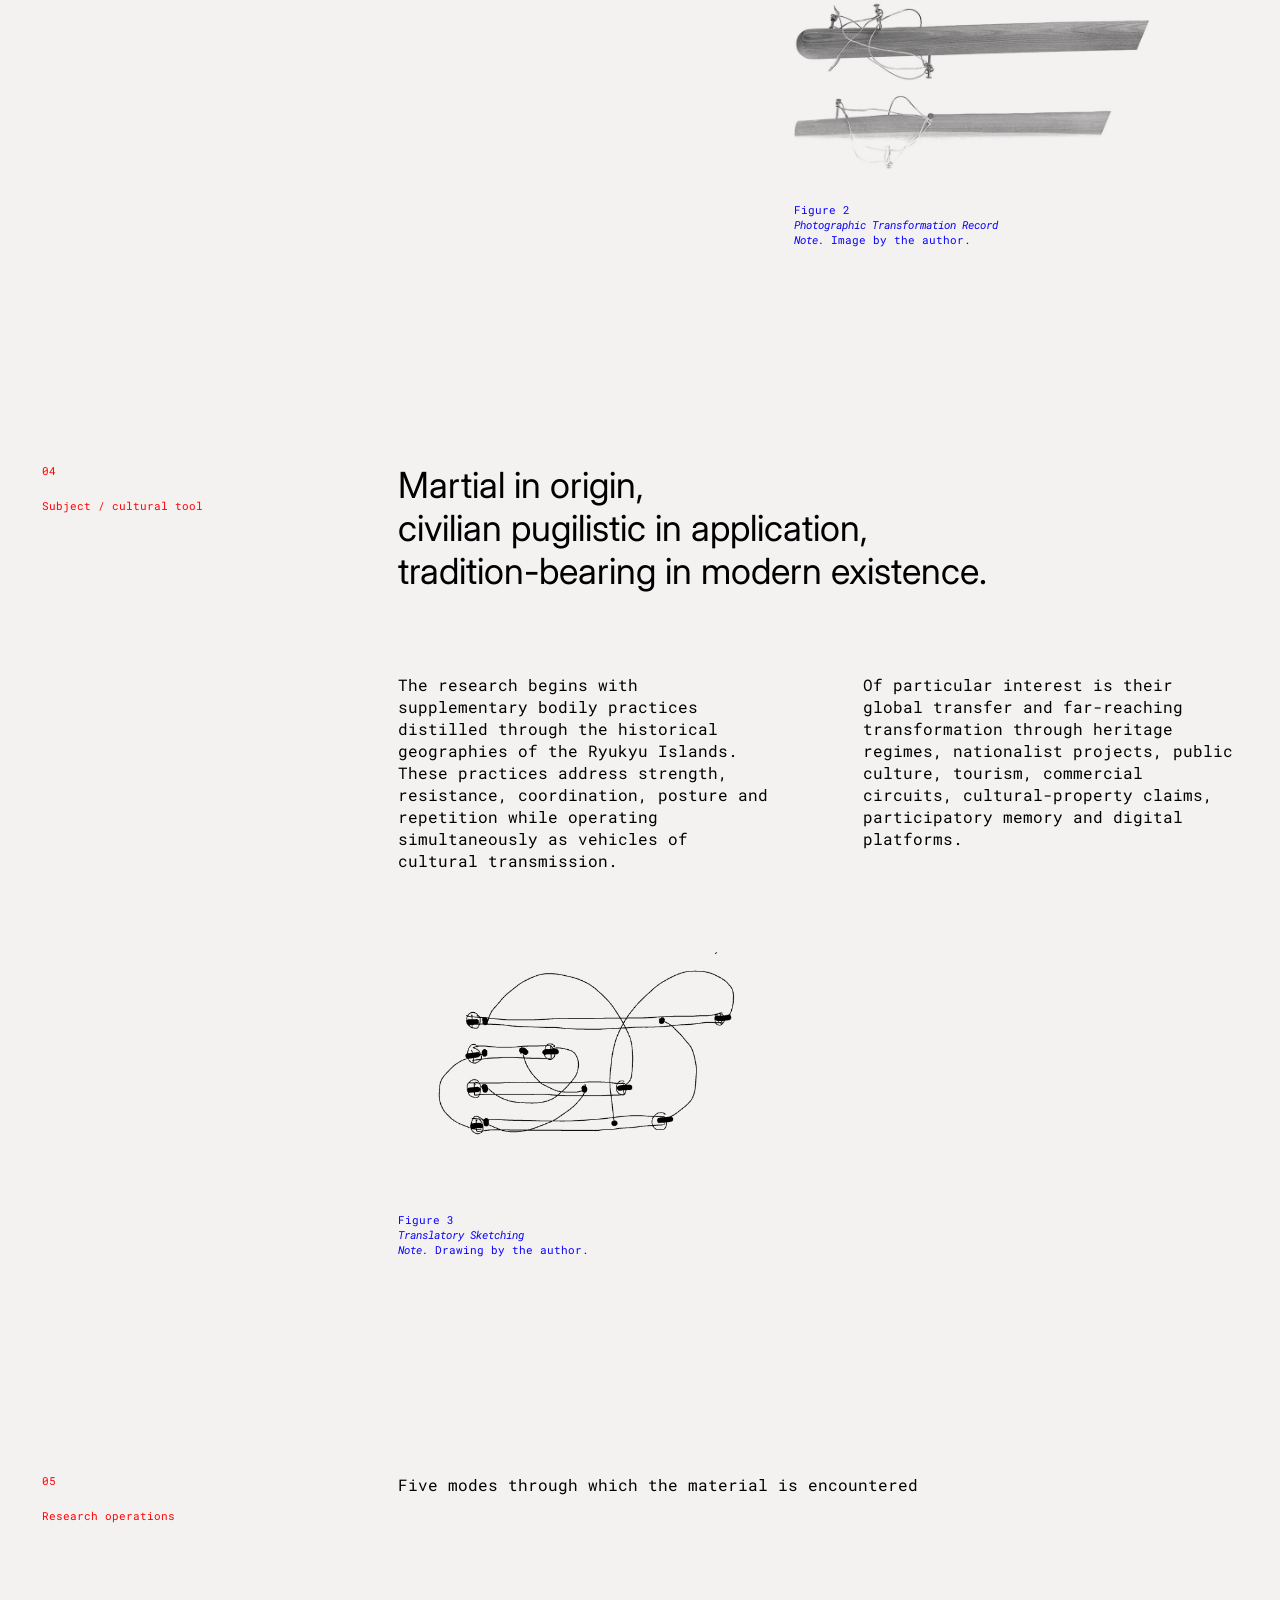
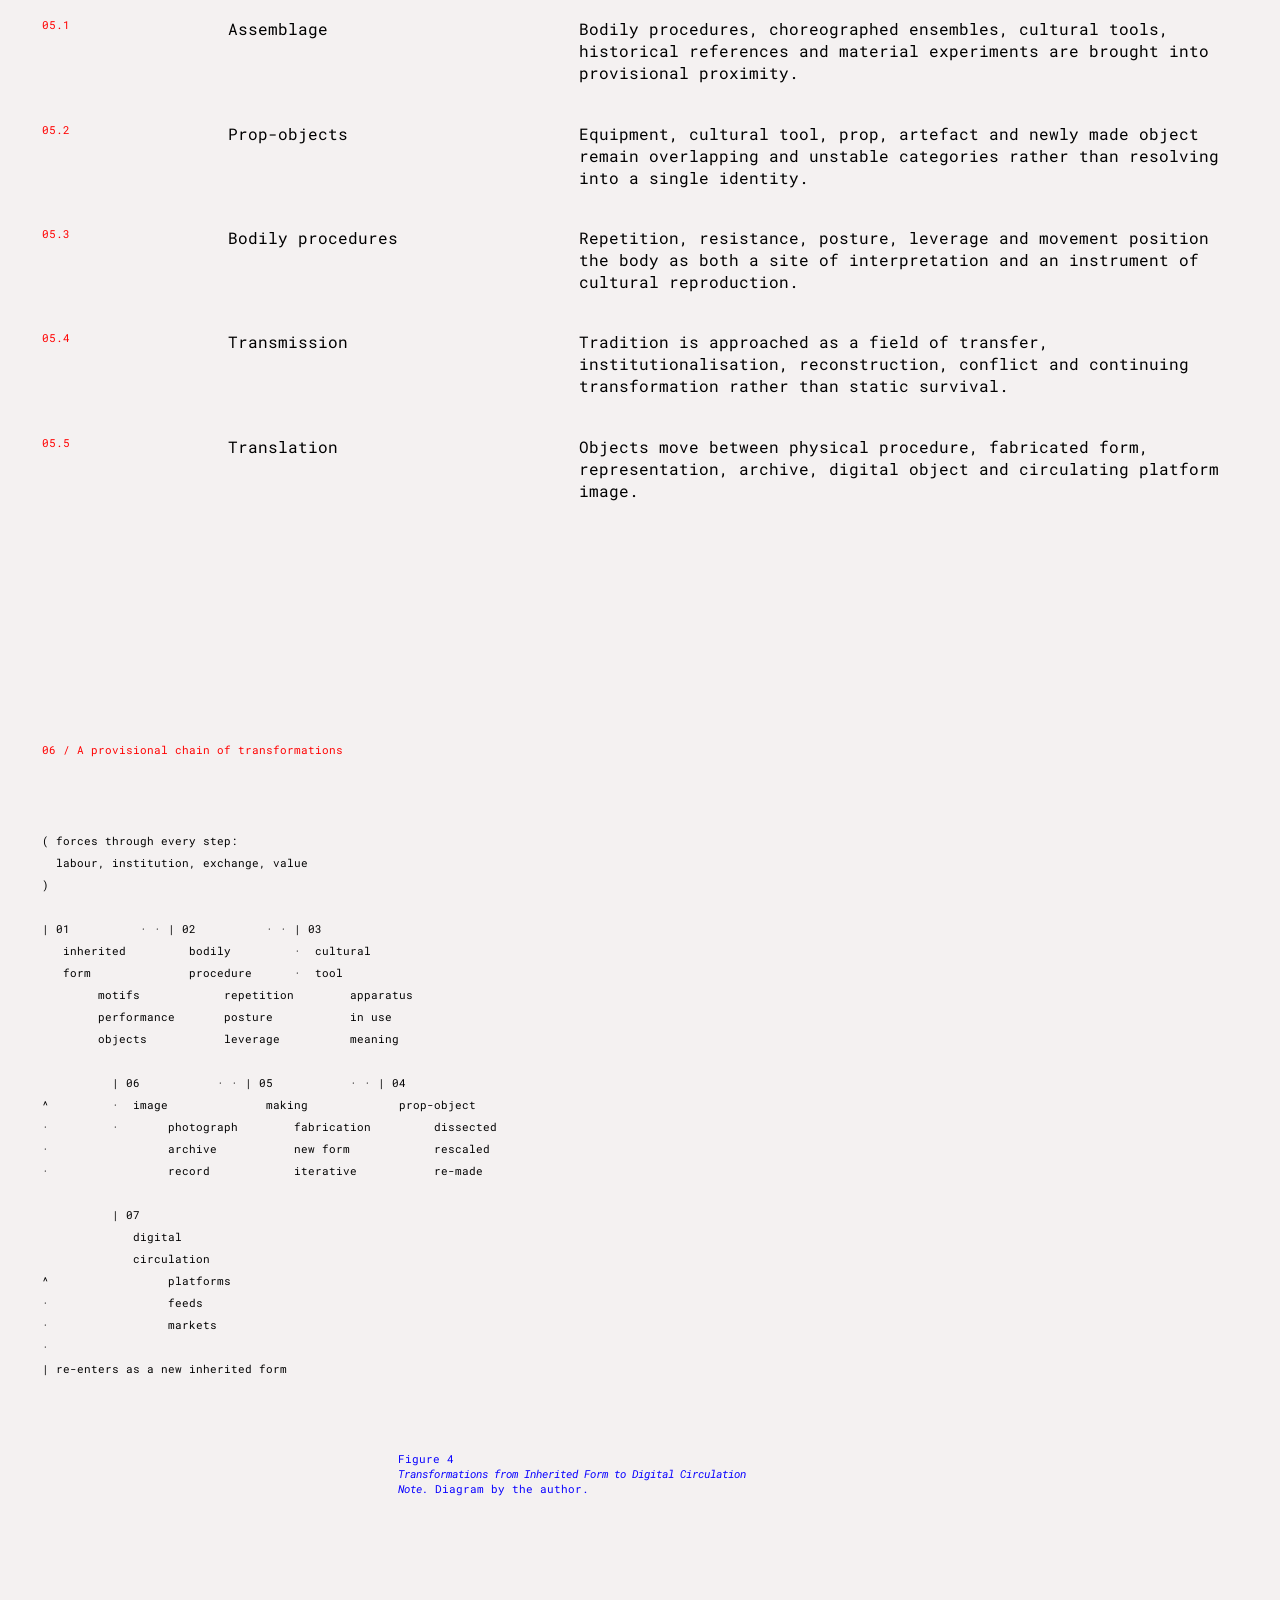
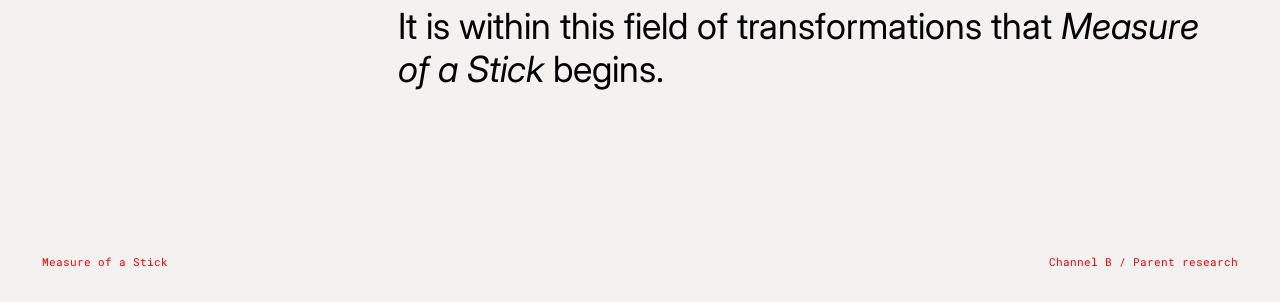
<file: channel-b-measure-of-a-stick.html>
<!DOCTYPE html>
<html lang="en">
<head>
<meta charset="UTF-8">

<meta
  name="viewport"
  content="width=device-width, initial-scale=1.0, viewport-fit=cover"
>

<title>Measure of a Stick</title>

<link rel="icon" href="favicon.svg" type="image/svg+xml">
<link rel="icon" href="favicon-32.png" sizes="32x32" type="image/png">
<link rel="apple-touch-icon" href="apple-touch-icon.png">

<link rel="preconnect" href="https://fonts.googleapis.com">
<link rel="preconnect" href="https://fonts.gstatic.com" crossorigin>

<link
  href="https://fonts.googleapis.com/css2?family=Inter:wght@400&family=Roboto+Mono:ital,wght@0,400;1,400&display=swap"
  rel="stylesheet"
>

<style>


/* =========================================================
   GLOBAL

   Display sizes are twice the body size at each breakpoint
========================================================= */

:root {
  --light: #F4F1F1;
  --dark: #000000;

  --dark-muted: var(--dark);

  --rule-weight: 1px;
  --rule-dark: rgba(68,64,59,0.24);

  --type-small: calc(var(--type-body) * 0.68);
  --type-body: clamp(0.95rem, 1.25vw, 1.2rem);

  /* Size relations: small = 0.68 x body, display = 2.25 x body */
  --type-display: calc(var(--type-body) * 2.25);

  --page-x: clamp(1.25rem, 3.25vw, 3.5rem);
  --section-y: clamp(5.5rem, 12vh, 10rem);
}


* {
  box-sizing: border-box;
}


html {
  scroll-behavior: smooth;
}


body {
  margin: 0;
  overflow-x: hidden;

  /* Long words break rather than push the page wider */
  overflow-wrap: anywhere;

  background: var(--light);
  color: var(--dark);

  font-family:
    "Roboto Mono",
    monospace;

  font-size: var(--type-body);
  font-weight: 400;
  line-height: round(nearest, calc(var(--type-body) * 1.4), 1px);

  -webkit-font-smoothing: antialiased;
  -moz-osx-font-smoothing: grayscale;
}


button {
  font: inherit;
}


h1,
h2,
h3,
p {
  margin-top: 0;
}


::selection {
  background: var(--dark);
  color: var(--light);
}


/* =========================================================
   TYPOGRAPHY

   Large text: Inter 400
   Other text: Roboto Mono 400
========================================================= */

.small-text {
  font-family:
    "Roboto Mono",
    monospace;

  font-size: var(--type-small);
  font-weight: 400;

  line-height: round(nearest, calc(var(--type-small) * 1.4), 1px);
  letter-spacing: 0em;
}


.body-text {
  font-family:
    "Roboto Mono",
    monospace;

  font-size: var(--type-body);
  font-weight: 400;

  line-height: round(nearest, calc(var(--type-body) * 1.4), 1px);
}


.display-text,
.method-statement,
.closing-statement {
  font-family:
    "Inter",
    Arial,
    sans-serif;

  font-size: var(--type-display);
  font-weight: 400;

  line-height: round(nearest, calc(var(--type-display) * 1.2), 1px);
  letter-spacing: 0em;

  /* Break a word only when it cannot fit on the line */
  overflow-wrap: anywhere;
}


/* =========================================================
   SHARED LAYOUT
========================================================= */

.section {
  padding:
    var(--section-y)
    var(--page-x);
}


.section-grid {
  width: 100%;
  max-width: 106rem;

  margin: 0 auto;

  display: grid;

  grid-template-columns:
    minmax(8rem, 1fr)
    minmax(0, 3fr);

  gap:
    clamp(2.5rem, 6vw, 7rem);
}


.section-label {
  color: var(--dark-muted);
}


/* Section headings sit in the label/row styling, not heading defaults */
.section-label h2 {
  margin: 0;

  font: inherit;
  letter-spacing: inherit;
  color: inherit;
}


.section-number {
  display: block;
  margin-bottom: 1.25rem;
}


/* =========================================================
   FIXED CHANNEL HEADER

   No mix-blend-mode.
========================================================= */

.installation-ui {
  position: fixed;
  z-index: 100;

  top: 0;
  left: 0;
  right: 0;

  display: flex;
  align-items: flex-start;
  justify-content: space-between;

  padding:
    max(1rem, env(safe-area-inset-top))
    var(--page-x)
    1rem;

  color: var(--dark);

  transition: color 300ms ease;

  pointer-events: none;
}


.channel-description,
.channel {
  font-family:
    "Roboto Mono",
    monospace;

  font-size: var(--type-small);
  font-weight: 400;

  line-height: round(nearest, calc(var(--type-small) * 1.4), 1px);
  letter-spacing: 0em;
}


/* =========================================================
   OPENING
========================================================= */

.opening {
  min-height: 100svh;

  display: grid;

  grid-template-rows:
    1fr
    auto;

  padding:
    max(5rem, env(safe-area-inset-top))
    var(--page-x)
    max(2rem, env(safe-area-inset-bottom));

  background: var(--light);
  color: var(--dark);
}


.opening-title {
  align-self: center;

  padding: 8vh 0;
}


.opening-title h1 {
  max-width: 94rem;
  margin: 0;
}


.opening-author {
  margin-top: 1.25rem;
}


/* Higher specificity than the small-text red, so this colour wins */
.opening-title .opening-author {
  color: #0800FF;
}


.opening-subtitle {
  max-width: 49rem;

  margin-top: 2.75rem;

  font-family:
    "Roboto Mono",
    monospace;

  font-size: var(--type-body);
  font-weight: 400;

  line-height: round(nearest, calc(var(--type-body) * 1.4), 1px);
  letter-spacing: 0em;
}


.opening-footer {
  display: grid;

  grid-template-columns:
    1fr
    1fr;

  gap: 3.75rem;

  padding-top: 1.25rem;
}


.opening-note {
  grid-column: 1;

  justify-self: start;

  margin: 1rem 0 0;
  max-width: 36rem;

  color: var(--dark-muted);
}


/* =========================================================
   IMAGE FIELD
========================================================= */

.image-field {
  position: relative;

  height: 100svh;
  min-height: 40rem;

  margin: 0;

  overflow: hidden;

  background: var(--light);
}


.image-field img {
  display: block;

  width: 100%;
  height: 100%;

  object-fit: cover;
}


.image-caption {
  position: absolute;
  left: var(--page-x);
  bottom: 1.5rem;

  margin: 0;
  padding: 0.35rem 0.6rem;

  background: var(--light);
  color: var(--dark);
}


/* =========================================================
   SLIDESHOW
========================================================= */

.research-slider {
  position: relative;

  height: 100svh;
  min-height: 40rem;

  overflow: hidden;

  background: #FAF9F9;
  color: var(--dark);

  touch-action: pan-y;
}


.slider-track {
  position: relative;

  width: 100%;
  height: 100%;
}


.slide {
  position: absolute;
  inset: 0;

  display: grid;
  align-items: stretch;

  padding:
    clamp(5rem, 10vh, 8rem)
    var(--page-x)
    clamp(5rem, 10vh, 7rem);

  opacity: 0;
  visibility: hidden;

  transform: translateX(5%);

  transition:
    opacity 900ms cubic-bezier(.2,.7,.2,1),
    transform 1100ms cubic-bezier(.2,.7,.2,1),
    visibility 900ms;
}


.slide.is-active {
  opacity: 1;
  visibility: visible;

  transform: translateX(0);
}


.slide.is-leaving {
  opacity: 0;

  transform: translateX(-5%);
}


.slide-layout {
  position: relative;

  width: 100%;
  height: 100%;
  max-width: 106rem;

  margin: 0 auto;

  display: grid;

  grid-template-columns:
    minmax(10rem, 0.85fr)
    minmax(0, 2.15fr)
    minmax(12rem, 0.8fr);

  grid-template-rows:
    auto
    1fr
    auto;

  gap:
    2rem
    clamp(2.5rem, 5vw, 6rem);
}


.slide-kicker {
  grid-column: 1;
  grid-row: 1;

  color: var(--dark-muted);
}


.slide-title {
  grid-column: 2 / 4;
  grid-row: 2;

  align-self: center;

  max-width: 74rem;

  margin: 0;

  color: var(--dark);
}


.slide-description {
  grid-column: 2;
  grid-row: 3;

  max-width: 41rem;

  color: var(--dark);
}


.slide-terms {
  grid-column: 3;
  grid-row: 3;

  align-self: end;

  display: grid;
  gap: 0.45rem;

  color: var(--dark-muted);
}


/* =========================================================
   SLIDESHOW FOOTER
========================================================= */

.slider-footer {
  position: absolute;
  z-index: 5;

  left: var(--page-x);
  right: var(--page-x);
  bottom: 1.5rem;

  display: flex;
  align-items: center;
  justify-content: space-between;

  pointer-events: none;
}


.slide-counter {
  display: flex;

  align-items: baseline;
  gap: 0.45rem;

  color: var(--dark);
}


.counter-total {
  color: var(--dark-muted);
}


.slider-controls {
  display: flex;
  gap: 0.5rem;

  pointer-events: auto;
}


.slider-button {
  width: 2.75rem;
  height: 2.75rem;

  display: grid;
  place-items: center;

  padding: 0;

  border:
    var(--rule-weight)
    solid
    #000000;

  border-radius: 50%;

  background: transparent;
  color: #000000;

  cursor: pointer;
}


.slider-button:hover,
.slider-button:focus-visible,
.slider-button:active {
  background: #000000;
  color: #FFFFFF;

  outline: none;
}


.slider-button svg {
  width: 1rem;
  height: 1rem;

  fill: none;

  stroke: currentColor;
  stroke-width: 1.5;
}


/* 2px progress line along the bottom edge */

.slider-progress {
  position: absolute;
  z-index: 5;

  left: 0;
  right: 0;
  bottom: 0;

  height: 2px;

  background: #FAF9F9;
}


.slider-progress-bar {
  width: 0;
  height: 100%;

  background: #FFFFFF;
}


.slider-progress-bar.is-running {
  animation:
    slideProgress 8s linear forwards;
}


@keyframes slideProgress {

  from {
    width: 0;
  }

  to {
    width: 100%;
  }

}


/* =========================================================
   PROPOSITION
========================================================= */

.proposition {
  background: var(--light);
  color: var(--dark);
}


.proposition-copy {
  max-width: 78rem;
}


.proposition-copy p {
  margin-bottom: 1.2em;
}


/* =========================================================
   THEORETICAL CONSTELLATION
========================================================= */

.constellation {
  background: var(--light);
  color: var(--dark);
}


.constellation-intro {
  margin-bottom:
    clamp(4rem, 9vh, 7rem);
}


.constellation-list {}


.constellation-item {
  display: grid;

  grid-template-columns:
    minmax(3.5rem, 0.45fr)
    minmax(11rem, 1fr)
    minmax(0, 2.2fr);

  gap:
    clamp(1.5rem, 4vw, 4.5rem);

  padding:
    0.8rem
    0
    1.6rem;
}


.constellation-number {
  color: var(--dark-muted);
}


.constellation-item h3 {
  margin: 0;

  font-family:
    "Roboto Mono",
    monospace;

  font-size: var(--type-body);
  font-weight: 400;

  line-height: round(nearest, calc(var(--type-body) * 1.4), 1px);
}


.constellation-item p {
  max-width: 48rem;

  margin: 0;

  color: var(--dark-muted);
}


/* =========================================================
   METHODOLOGY
========================================================= */

.methodology {
  background: var(--light);
  color: var(--dark);
}


.method-statement {
  max-width: 78rem;
}


.method-list {
  margin-top:
    clamp(4rem, 10vh, 7rem);
}


/* =========================================================
   SUBJECT
========================================================= */

.subject {
  background: var(--light);
  color: var(--dark);
}


.subject-lead {
  max-width: 78rem;

  margin-bottom:
    clamp(4rem, 9vh, 7rem);
}


.subject-body {
  display: grid;

  grid-template-columns:
    1fr
    1fr;

  gap:
    clamp(2.5rem, 7vw, 7.5rem);
}


.subject-col {
  display: grid;

  align-content: start;

  gap: 3rem;
}


.subject-figure {
  margin: 0;
}


.subject-caption {
  margin: 0.75rem 0 0;
}


.subject-figure img {
  display: block;

  width: 100%;
  height: auto;

  mix-blend-mode: multiply;
}


.subject-body p {
  margin: 0;

  color: var(--dark-muted);
}


/* =========================================================
   OPERATIONS
========================================================= */

.operations {
  background: var(--light);
  color: var(--dark);
}


/* =========================================================
   TRANSFORMATION
========================================================= */

.transformation {
  min-height: auto;

  padding-bottom: 0;

  display: grid;
  align-content: center;

  background: var(--light);
  color: var(--dark);
}


.transformation .section-label {
  margin-bottom:
    clamp(3rem, 8vh, 5rem);
}


/* Transformation diagram: monospaced, scales with the page */

/* Let the diagram scroll inside its own box, not widen the page */
.transformation > div,
.transformation-grid > * {
  min-width: 0;
}


.transformation-figure {
  margin:
    clamp(3rem, 8vh, 5rem)
    0
    0;
}


.figure-caption-row .figure-caption {
  margin:
    clamp(3rem, 8vh, 5rem)
    0
    0;
}


.transformation-diagram {
  margin: 0;
  max-width: 100%;

  font-family:
    "Roboto Mono",
    monospace;

  /* 70% of body size, rounded to whole pixels */
  font-size: round(nearest, calc(var(--type-body) * 0.7), 1px);
  font-weight: 400;

  line-height: round(nearest, calc(var(--type-body) * 1.4), 1px);
  white-space: pre;
  overflow-wrap: normal;
  overflow-x: auto;
}


/* =========================================================
   CLOSING
========================================================= */

.closing {
  min-height: auto;

  display: grid;

  grid-template-rows:
    1fr
    auto;

  padding:
    var(--section-y)
    var(--page-x)
    max(2rem, env(safe-area-inset-bottom));

  background: var(--light);
  color: var(--dark);
}


.closing-spacer {
  display: block;
}


.closing-statement {
  align-self: center;

  max-width: 82rem;
}


.closing-footer {
  display: flex;

  justify-content: space-between;

  gap: 2rem;

  margin-top:
    clamp(6rem, 16vh, 11rem);

  padding-top: 1.25rem;
}


/* =========================================================
   TABLET
========================================================= */

@media (min-width: 781px) and (max-width: 1180px) {

  :root {
    --type-small: calc(var(--type-body) * 0.68);
    --type-body: clamp(0.98rem, 1.7vw, 1.12rem);

    --type-display: calc(var(--type-body) * 2.25);

    --page-x:
      clamp(1.75rem, 4vw, 3rem);

    --section-y:
      clamp(6rem, 10vh, 8rem);
  }


  .display-text,
  .method-statement,
  .closing-statement {
    line-height: round(nearest, calc(var(--type-display) * 1.2), 1px);
    letter-spacing: 0em;
  }


  .installation-ui {
    padding:
      max(1rem, env(safe-area-inset-top))
      var(--page-x)
      0.85rem;
  }


  .channel-description {
    max-width: 70%;
  }


  .section-grid {
    grid-template-columns:
      minmax(7rem, 0.75fr)
      minmax(0, 3.25fr);

    gap:
      clamp(2.5rem, 5vw, 4.5rem);
  }


  .opening-title {
    padding: 7vh 0;
  }


  .opening-subtitle {
    max-width: 40rem;
  }


  .slide {
    padding:
      clamp(5.5rem, 9vh, 7rem)
      var(--page-x)
      5.5rem;
  }


  .slide-layout {
    grid-template-columns:
      minmax(7rem, 0.7fr)
      minmax(0, 2.3fr);

    grid-template-rows:
      auto
      1fr
      auto;
  }


  .slide-title {
    grid-column: 2;
    grid-row: 2;

    max-width: 52rem;
  }


  .slide-description {
    grid-column: 2;
    grid-row: 3;
  }


  .slide-terms {
    grid-column: 1;
    grid-row: 3;
  }


  .constellation-item {
    grid-template-columns:
      2.75rem
      minmax(9rem, 0.9fr)
      minmax(0, 2fr);
  }

}


/* =========================================================
   MOBILE
========================================================= */

@media (max-width: 780.98px) {

  :root {
    --type-small: calc(var(--type-body) * 0.68);
    --type-body:
      clamp(0.92rem, 3.7vw, 1.02rem);

    --type-display: calc(var(--type-body) * 2.25);

    --page-x: 1.25rem;

    --section-y:
      clamp(4.5rem, 10vh, 6.5rem);
  }


  .display-text,
  .method-statement,
  .closing-statement {
    line-height: round(nearest, calc(var(--type-display) * 1.2), 1px);
    letter-spacing: 0em;
  }


  .installation-ui {
    padding:
      max(0.9rem, env(safe-area-inset-top))
      var(--page-x)
      0.75rem;
  }


  .channel-description {
    max-width: 65%;
  }


  .opening {
    padding:
      max(4.5rem, env(safe-area-inset-top))
      var(--page-x)
      max(1.5rem, env(safe-area-inset-bottom));
  }


  .opening-title {
    padding: 6vh 0;
  }


  .opening-subtitle {
    margin-top: 1.75rem;
  }


  .opening-footer {
    grid-template-columns: 1fr;

    gap: 1.25rem;
  }


  .opening-note {
    justify-self: start;
  }


  .closing-spacer {
    display: none;
  }


  .section-grid {
    grid-template-columns: 1fr;

    gap: 2.5rem;
  }


  .slide {
    padding:
      max(4.75rem, env(safe-area-inset-top))
      var(--page-x)
      5.25rem;
  }


  .slide-layout {
    grid-template-columns: 1fr;

    grid-template-rows:
      auto
      1fr
      auto
      auto;

    gap: 1.25rem;
  }


  .slide-kicker,
  .slide-title,
  .slide-description,
  .slide-terms {
    grid-column: 1;
  }


  .slide-kicker {
    grid-row: 1;
  }


  .slide-title {
    grid-row: 2;
  }


  .slide-description {
    grid-row: 3;
  }


  .slide-terms {
    grid-row: 4;

    display: flex;
    flex-wrap: wrap;

    gap:
      0.35rem
      1rem;
  }


  .constellation-item {
    grid-template-columns:
      2.25rem
      minmax(0, 1fr);
  }


  .constellation-item p {
    grid-column: 2;
  }


  .subject-body {
    grid-template-columns: 1fr;

    gap: 2rem;
  }


  .closing-footer {
    flex-direction: column;
  }

}


/* =========================================================
   SMALL MOBILE
========================================================= */

@media (max-width: 390px) {

  :root {
    --type-small: calc(var(--type-body) * 0.68);
    --type-body: 0.9rem;

    --type-display: calc(var(--type-body) * 2.25);

    --page-x: 1rem;
  }


  .installation-ui {
    padding-left: var(--page-x);
    padding-right: var(--page-x);
  }


  .opening-subtitle br {
    display: none;
  }


  .constellation-item {
    grid-template-columns:
      1.8rem
      minmax(0, 1fr);
  }

}


/* =========================================================
   REDUCED MOTION
========================================================= */

@media (prefers-reduced-motion: reduce) {

  html {
    scroll-behavior: auto;
  }


  .slide {
    transition: none;
  }


  .slider-progress-bar.is-running {
    animation: none;
  }

}


/* =========================================================
   SMALL TEXT
   Smallest text is set in #FF0000
========================================================= */

.small-text,
.channel-description,
.channel,
.slide-counter,
.counter-total {
  color: #FF0000;
}

/* Captions: higher specificity so this colour beats the small-text red */
.image-field .image-caption,
.subject-col .subject-caption,
.figure-caption {
  color: #0800FF;
}

/* Methodology image: sits in the same columns as the row text */

.method-figure {
  display: grid;

  grid-template-columns:
    minmax(3.5rem, 0.45fr)
    minmax(11rem, 1fr)
    minmax(0, 2.2fr);

  gap:
    clamp(1.5rem, 4vw, 4.5rem);

  margin-top: 3.75rem;
}


.method-image {
  grid-column: 3;

  margin: 0;
}


.method-image img {
  display: block;

  width: 80%;
  height: auto;

  mix-blend-mode: multiply;
}


@media (min-width: 781px) and (max-width: 1180px) {

  .method-figure {
    grid-template-columns:
      2.75rem
      minmax(9rem, 0.9fr)
      minmax(0, 2fr);
  }

}


@media (max-width: 780.98px) {

  .method-figure {
    grid-template-columns:
      2.25rem
      minmax(0, 1fr);
  }

  .method-image {
    grid-column: 2;
  }

}


@media (max-width: 390px) {

  .method-figure {
    grid-template-columns:
      1.8rem
      minmax(0, 1fr);
  }

}


/* Methodology image caption: blue, placed below the image */

.method-figure .figure-caption {
  margin: 1rem 0 0;

  color: #0800FF;
}


/* Opening footer text: black, higher specificity than the small-text red */
.opening-footer .small-text {
  color: #000000;
}

</style>
</head>


<body>


<!-- Fixed header -->

<div
  class="installation-ui"
  aria-hidden="true"
>

  <div class="channel-description">
    Measure of a Stick / Parent research
  </div>

  <div class="channel">
    Channel B
  </div>

</div>


<main>

<!-- Opening -->

<header class="opening">

  <div class="opening-title">

    <h1 class="display-text">
      Measure of a Stick
    </h1>

    <div class="opening-subtitle">
      Folklorism, prop-objects,<br>
      and autodidactic bodily practices
    </div>

    <div class="opening-author small-text">
      Dr Aleksa Bijelović
    </div>

  </div>


  <div class="opening-footer">

    <div class="small-text">
      ⸻ theory construction, material inquiry, bodily procedure, cultural transmission
    </div>

    <p class="opening-note small-text">
      An iterative inquiry through making into inherited
      bodily procedures, cultural tools and their material,
      ideological and digital transformations.
    </p>

  </div>

</header>


<!-- Image field -->

<figure class="image-field">

  <img
    src="images/measure-of-a-stick-1.jpg"
    alt="A wooden rod standing in a concrete base on a white paper roll, against a pale wall."
    width="2000"
    height="1333"
  >

  <figcaption class="image-caption small-text">
    Figure 1
    <br>
    <em>Chi Ishi (鎚石), a Stone Mallet</em>
    <br>
    <em>Note.</em> Photograph by the author, taken here as a realised cultural tool.
  </figcaption>

</figure>


<!-- Slideshow -->

<section
  class="research-slider"
  id="research-slider"
 
  aria-label="Research themes slideshow"
>

  <div class="slider-track">


    <article
      class="slide is-active"
      aria-hidden="false"
    >

      <div class="slide-layout">

        <div class="slide-kicker small-text">
          Research field / 01
        </div>

        <h2 class="slide-title display-text">
          No inherited form arrives unchanged.
        </h2>

        <p class="slide-description body-text">
          Motifs, performances, objects and environments
          are continually remade through labour,
          institutions, exchange and contested value.
        </p>

        <div class="slide-terms small-text">
          <span>Folklorism</span>
          <span>Material history</span>
          <span>Second existence</span>
        </div>

      </div>

    </article>


    <article
      class="slide"
      aria-hidden="true"
    >

      <div class="slide-layout">

        <div class="slide-kicker small-text">
          Material inquiry / 02
        </div>

        <h2 class="slide-title display-text">
          The cultural tool becomes a prop-object.
        </h2>

        <p class="slide-description body-text">
          Existing apparatuses are dissected, altered
          and reconstructed through speculative
          combinations of scale, material, weight and use.
        </p>

        <div class="slide-terms small-text">
          <span>Dissection</span>
          <span>Reimagination</span>
          <span>Construction</span>
        </div>

      </div>

    </article>


    <article
      class="slide"
      aria-hidden="true"
    >

      <div class="slide-layout">

        <div class="slide-kicker small-text">
          Bodily practice / 03
        </div>

        <h2 class="slide-title display-text">
          Handling is a method of interpretation.
        </h2>

        <p class="slide-description body-text">
          Repetition, posture, resistance and leverage
          position the body as both a site of inquiry
          and an instrument of cultural reproduction.
        </p>

        <div class="slide-terms small-text">
          <span>Repetition</span>
          <span>Resistance</span>
          <span>Autodidactic procedure</span>
        </div>

      </div>

    </article>


    <article
      class="slide"
      aria-hidden="true"
    >

      <div class="slide-layout">

        <div class="slide-kicker small-text">
          Transmission / 04
        </div>

        <h2 class="slide-title display-text">
          Tradition moves by changing form.
        </h2>

        <p class="slide-description body-text">
          Practices circulate through heritage regimes,
          public culture, nationalist projects, tourism,
          markets, memory and digital platforms.
        </p>

        <div class="slide-terms small-text">
          <span>Heritage</span>
          <span>Circulation</span>
          <span>Transformation</span>
        </div>

      </div>

    </article>

  </div>


  <div class="slider-footer">

    <div
      class="slide-counter small-text"
    >

      <span id="counter-current">
        01
      </span>

      <span>/</span>

      <span
        class="counter-total"
        id="counter-total"
      >
        04
      </span>

    </div>


    <div class="slider-controls">

      <button
        class="slider-button"
        id="previous-slide"
        type="button"
        aria-label="Previous slide"
      >

        <svg
          viewBox="0 0 24 24"
          aria-hidden="true"
        >
          <path d="M15 5L8 12L15 19"></path>
        </svg>

      </button>


      <button
        class="slider-button"
        id="toggle-slideshow"
        type="button"
        aria-label="Pause slideshow"
      >

        <svg
          class="icon-pause"
          viewBox="0 0 24 24"
          aria-hidden="true"
        >
          <path d="M9 5V19M15 5V19"></path>
        </svg>

        <svg
          class="icon-play"
          viewBox="0 0 24 24"
          aria-hidden="true"
          hidden
        >
          <path d="M8 5L19 12L8 19Z"></path>
        </svg>

      </button>


      <button
        class="slider-button"
        id="next-slide"
        type="button"
        aria-label="Next slide"
      >

        <svg
          viewBox="0 0 24 24"
          aria-hidden="true"
        >
          <path d="M9 5L16 12L9 19"></path>
        </svg>

      </button>

    </div>

  </div>


  <div
    class="slider-progress"
    aria-hidden="true"
  >

    <div
      class="slider-progress-bar is-running"
      id="slider-progress-bar"
    ></div>

  </div>

</section>


<!-- Research proposition -->

<section class="section proposition">

  <div class="section-grid">

    <div class="section-label small-text">
      <h2>
        <span class="section-number">01</span>
        Research proposition
      </h2>
    </div>


    <div class="proposition-copy body-text">

      <p>
        <em>Measure of a Stick</em> is a continuation
        of an ongoing programme of theory construction
        situated within an amalgamation of historical
        themes and broad anthropological orbits of interest.
      </p>

      <p>
        Comparative theories of folklorism,
        Vygotsky-Luria cultural-historical psychology,
        and William Pietz's studies of the fetish provide
        a framework for examining how inherited motifs,
        performances, objects and environments are
        continually remade through labour, institutions,
        ideology, exchange and contested forms of value.
      </p>

      <p>
        From this layered theoretical construction,
        and informed by preceding material exercises,
        an assemblage of autodidactic prop-objects is devised.
      </p>

    </div>

  </div>

</section>


<!-- Theoretical constellation -->

<section class="section constellation">

  <div class="section-grid constellation-intro">

    <div class="section-label small-text">
      <h2>
        <span class="section-number">02</span>
        Theoretical constellation
      </h2>
    </div>

    <div class="body-text">
      A layered theoretical structure through which
      inherited practices and their changing material
      forms can be encountered.
    </div>

  </div>


  <div class="constellation-list">

    <article class="constellation-item">
      <div class="constellation-number small-text">02.1</div>
      <h3>Comparative folklorism</h3>
      <p class="body-text">
        Historical-materialist, second-existence and
        cross-domain approaches to the continual remaking
        of inherited motifs, performances and cultural forms.
      </p>
    </article>


    <article class="constellation-item">
      <div class="constellation-number small-text">02.2</div>
      <h3>Cultural-historical psychology</h3>
      <p class="body-text">
        Vygotsky-Luria approaches to mediated activity,
        learned procedure, cultural tools and the formation
        of practical bodily capacities.
      </p>
    </article>


    <article class="constellation-item">
      <div class="constellation-number small-text">02.3</div>
      <h3>Fetish studies</h3>
      <p class="body-text">
        William Pietz's account of material specificity,
        historical encounter, fixation, value and the
        contingent formation of powerful objects.
      </p>
    </article>


    <article class="constellation-item">
      <div class="constellation-number small-text">02.4</div>
      <h3>Labour, institution, exchange and value</h3>
      <p class="body-text">
        The processes through which motifs, environments,
        performances and objects acquire changing functions,
        meanings and forms of legitimacy.
      </p>
    </article>

  </div>

</section>


<!-- Methodology -->

<section class="section methodology">

  <div class="section-grid">

    <div class="section-label small-text">
      <h2>
        <span class="section-number">03</span>
        Methodological approach
      </h2>
    </div>


    <div>

      <div class="method-statement">
        Existing bodily procedures, choreographed ensembles
        and realised cultural tools are dissected,
        reimagined and materially transformed.
      </div>


      <div class="method-list">

        <article class="constellation-item">
          <div class="constellation-number small-text">03.1</div>
          <h3>Dissection</h3>
          <p class="body-text">
            Existing procedures and objects are treated
            as constructed formations whose components,
            operations and inherited associations can be separated.
          </p>
        </article>


        <article class="constellation-item">
          <div class="constellation-number small-text">03.2</div>
          <h3>Reimagination</h3>
          <p class="body-text">
            Practical and symbolic relationships are
            reorganised through speculative combinations,
            altered scales, materials and modes of use.
          </p>
        </article>


        <article class="constellation-item">
          <div class="constellation-number small-text">03.3</div>
          <h3>Material transformation</h3>
          <p class="body-text">
            Making becomes an iterative mode of inquiry
            through which inherited forms are reborn as
            novel physical objects and bodily propositions.
          </p>
        </article>

      </div>

      <div class="method-figure">

        <figure class="method-image">
          <img
            src="images/measure-of-a-stick-4.png"
            alt="Three wooden sticks, each bound with bent wire loops and metal fittings."
            width="800"
            height="640"
            loading="lazy"
          >

          <figcaption class="figure-caption small-text">
            Figure 2
            <br>
            <em>Photographic Transformation Record</em>
            <br>
            <em>Note.</em> Image by the author.
          </figcaption>
        </figure>

      </div>

    </div>

  </div>

</section>


<!-- Subject -->

<section class="section subject">

  <div class="section-grid">

    <div class="section-label small-text">
      <h2>
        <span class="section-number">04</span>
        Subject / cultural tool
      </h2>
    </div>


    <div>

      <div class="subject-lead display-text">
        Martial in origin,<br>
        civilian pugilistic in application,<br>
        tradition-bearing in modern existence.
      </div>


      <div class="subject-body">

        <div class="subject-col">

        <p class="body-text">
          The research begins with supplementary bodily
          practices distilled through the historical
          geographies of the Ryukyu Islands. These practices
          address strength, resistance, coordination,
          posture and repetition while operating
          simultaneously as vehicles of cultural transmission.
        </p>

          <figure class="subject-figure">
            <img
              src="images/measure-of-a-stick-3.jpg"
              alt="A hand-drawn diagram of connected lines and filled marks, linking points across rows."
              width="597"
              height="448"
              loading="lazy"
            >

            <figcaption class="subject-caption small-text">
              Figure 3
              <br>
              <em>Translatory Sketching</em>
              <br>
              <em>Note.</em> Drawing by the author.
            </figcaption>
          </figure>

        </div>

        <p class="body-text">
          Of particular interest is their global transfer
          and far-reaching transformation through heritage
          regimes, nationalist projects, public culture,
          tourism, commercial circuits, cultural-property
          claims, participatory memory and digital platforms.
        </p>

      </div>

    </div>

  </div>

</section>


<!-- Operations -->

<section class="section operations">

  <div class="section-grid constellation-intro">

    <div class="section-label small-text">
      <h2>
        <span class="section-number">05</span>
        Research operations
      </h2>
    </div>

    <div class="body-text">
      Five modes through which the material is encountered
    </div>

  </div>


  <div class="constellation-list">

    <article class="constellation-item">
      <div class="constellation-number small-text">05.1</div>
      <h3>Assemblage</h3>
      <p class="body-text">      Bodily procedures, choreographed ensembles,
      cultural tools, historical references and material
      experiments are brought into provisional proximity.
    
      </p>
    </article>

    <article class="constellation-item">
      <div class="constellation-number small-text">05.2</div>
      <h3>Prop-objects</h3>
      <p class="body-text">      Equipment, cultural tool, prop, artefact and newly
      made object remain overlapping and unstable
      categories rather than resolving into a single identity.
    
      </p>
    </article>

    <article class="constellation-item">
      <div class="constellation-number small-text">05.3</div>
      <h3>Bodily procedures</h3>
      <p class="body-text">      Repetition, resistance, posture, leverage and movement
      position the body as both a site of interpretation
      and an instrument of cultural reproduction.
    
      </p>
    </article>

    <article class="constellation-item">
      <div class="constellation-number small-text">05.4</div>
      <h3>Transmission</h3>
      <p class="body-text">      Tradition is approached as a field of transfer,
      institutionalisation, reconstruction, conflict and
      continuing transformation rather than static survival.
    
      </p>
    </article>

    <article class="constellation-item">
      <div class="constellation-number small-text">05.5</div>
      <h3>Translation</h3>
      <p class="body-text">      Objects move between physical procedure, fabricated
      form, representation, archive, digital object and
      circulating platform image.
    
      </p>
    </article>

  </div>

</section>


<!-- Transformation -->

<section class="section transformation">

  <div>

    <div class="section-label small-text">
      <h2>06 / A provisional chain of transformations</h2>
    </div>

    <div class="transformation-figure">

    <pre class="transformation-diagram">( forces through every step:
  labour, institution, exchange, value
)

| 01          · · | 02          · · | 03         
   inherited         bodily         ·  cultural  
   form              procedure      ·  tool       
        motifs            repetition        apparatus  
        performance       posture           in use     
        objects           leverage          meaning    

          | 06           · · | 05           · · | 04
^         ·  image              making             prop-object
·         ·       photograph        fabrication         dissected
·                 archive           new form            rescaled
·                 record            iterative           re-made

          | 07
             digital
             circulation
^                 platforms
·                 feeds
·                 markets 
·
| re-enters as a new inherited form</pre>

    </div>

    <div class="section-grid figure-caption-row">

      <div
        class="closing-spacer"
        aria-hidden="true"
      ></div>

      <div class="figure-caption small-text">
        Figure 4
        <br>
        <em>Transformations from Inherited Form to Digital Circulation</em>
        <br>
        <em>Note.</em> Diagram by the author.
      </div>

    </div>


  </div>

</section>


<!-- Closing -->

<footer class="closing">

  <div class="section-grid closing-grid">

    <div
      class="closing-spacer"
      aria-hidden="true"
    ></div>

    <div class="closing-statement">
      It is within this field of transformations
      that <em>Measure of a Stick</em> begins.
    </div>

  </div>


  <div class="closing-footer small-text">

    <div>
      Measure of a Stick
    </div>

    <div>
      Channel B / Parent research
    </div>

  </div>

</footer>

</main>


<script>

(function () {

  /* Slideshow */

  const slider =
    document.getElementById("research-slider");

  const slides =
    Array.from(
      slider.querySelectorAll(".slide")
    );

  const previousButton =
    document.getElementById("previous-slide");

  const nextButton =
    document.getElementById("next-slide");

  const currentCounter =
    document.getElementById("counter-current");

  const progressBar =
    document.getElementById("slider-progress-bar");


  let currentSlide = 0;
  let slideTimer = null;

  let touchStartX = 0;
  let touchEndX = 0;

  const slideDuration = 8000;

  /* Auto-advance starts paused for users who prefer reduced motion */
  let slidesPaused =
    window.matchMedia(
      "(prefers-reduced-motion: reduce)"
    ).matches;


  function formatNumber(number) {

    return String(number)
      .padStart(2, "0");
  }


  function slidesHeld() {

    return slidesPaused;
  }


  function restartProgress() {

    progressBar.classList.remove(
      "is-running"
    );

    void progressBar.offsetWidth;

    progressBar.classList.add(
      "is-running"
    );

    progressBar.style.animationPlayState =
      slidesHeld() ? "paused" : "running";
  }


  function showSlide(index) {

    const previousIndex =
      currentSlide;

    currentSlide =
      (index + slides.length) %
      slides.length;


    slides.forEach(
      function (slide, slideIndex) {

        slide.classList.remove(
          "is-active",
          "is-leaving"
        );

        slide.setAttribute(
          "aria-hidden",
          "true"
        );


        if (
          slideIndex === previousIndex
        ) {

          slide.classList.add(
            "is-leaving"
          );
        }
      }
    );


    slides[currentSlide]
      .classList
      .add("is-active");


    slides[currentSlide]
      .setAttribute(
        "aria-hidden",
        "false"
      );


    currentCounter.textContent =
      formatNumber(
        currentSlide + 1
      );


    restartProgress();
    restartTimer();
  }


  function nextSlide() {

    showSlide(
      currentSlide + 1
    );
  }


  function previousSlide() {

    showSlide(
      currentSlide - 1
    );
  }


  function restartTimer() {

    window.clearInterval(
      slideTimer
    );

    if (slidesHeld()) {
      return;
    }

    slideTimer =
      window.setInterval(
        nextSlide,
        slideDuration
      );
  }


  previousButton.addEventListener(
    "click",
    previousSlide
  );


  nextButton.addEventListener(
    "click",
    nextSlide
  );


  const toggleButton =
    document.getElementById("toggle-slideshow");

  const pauseIcon =
    toggleButton.querySelector(".icon-pause");

  const playIcon =
    toggleButton.querySelector(".icon-play");

  function updateToggleButton() {

    toggleButton.setAttribute(
      "aria-label",
      slidesPaused
        ? "Play slideshow"
        : "Pause slideshow"
    );

    pauseIcon.hidden = slidesPaused;
    playIcon.hidden = !slidesPaused;
  }


  toggleButton.addEventListener(
    "click",
    function () {

      slidesPaused = !slidesPaused;

      updateToggleButton();
      restartProgress();
      restartTimer();
    }
  );


  slider.addEventListener(
    "touchstart",
    function (event) {

      touchStartX =
        event.changedTouches[0]
          .clientX;
    },
    {
      passive: true
    }
  );


  slider.addEventListener(
    "touchend",
    function (event) {

      touchEndX =
        event.changedTouches[0]
          .clientX;


      const distance =
        touchEndX -
        touchStartX;


      if (
        Math.abs(distance) < 50
      ) {

        return;
      }


      if (distance < 0) {

        nextSlide();

      } else {

        previousSlide();
      }
    },
    {
      passive: true
    }
  );


  document.getElementById("counter-total")
    .textContent = formatNumber(slides.length);

  updateToggleButton();
  restartProgress();
  restartTimer();


  /* Hidden installation controls */

  let playing = false;
  let animationFrame = null;
  let previousTime = null;

  const scrollSpeed = 18;

  /* Fractional scroll target; avoids sub-pixel steps being dropped */
  let scrollPosition = 0;
  let endTimeout = null;


  function stopPlayback() {

    playing = false;
    previousTime = null;

    window.clearTimeout(endTimeout);


    if (animationFrame) {

      cancelAnimationFrame(
        animationFrame
      );

      animationFrame = null;
    }
  }


  function startPlayback() {

    playing = true;
    previousTime = null;

    scrollPosition = window.scrollY;
    window.clearTimeout(endTimeout);

    animationFrame =
      requestAnimationFrame(
        scrollStep
      );
  }


  function togglePlayback() {

    if (playing) {
      stopPlayback();
    } else {
      startPlayback();
    }
  }


  function scrollStep(time) {

    if (!playing) {
      return;
    }


    if (previousTime === null) {
      previousTime = time;
    }


    const elapsed =
      (time - previousTime) /
      1000;


    previousTime = time;


    /* Follow manual scrolling by the user */
    if (
      Math.abs(
        window.scrollY - scrollPosition
      ) > 2
    ) {

      scrollPosition = window.scrollY;
    }

    scrollPosition +=
      scrollSpeed * elapsed;

    /* "instant" overrides html { scroll-behavior: smooth } */
    window.scrollTo({
      top: scrollPosition,
      left: 0,
      behavior: "instant"
    });


    const reachedEnd =
      window.innerHeight +
      window.scrollY >=
      document.documentElement
        .scrollHeight - 2;


    if (reachedEnd) {

      stopPlayback();


      endTimeout = window.setTimeout(
        function () {

          window.scrollTo({
            top: 0,
            left: 0,
            behavior: "auto"
          });
        },
        5000
      );


      return;
    }


    animationFrame =
      requestAnimationFrame(
        scrollStep
      );
  }


  document.addEventListener(
    "keydown",
    function (event) {

      const key =
        (event.key || "").toLowerCase();

      /* Let Space activate focused buttons and links */
      const onControl =
        event.target.closest &&
        event.target.closest(
          "button, a, input, select, textarea"
        );


      if (
        key === "p" ||
        (event.code === "Space" && !onControl)
      ) {

        event.preventDefault();

        togglePlayback();
      }


      if (key === "r") {

        event.preventDefault();

        stopPlayback();

        window.scrollTo({
          top: 0,
          left: 0,
          behavior: "smooth"
        });
      }


      if (key === "f") {

        event.preventDefault();


        if (
          !document.fullscreenElement
        ) {

          document.documentElement
            .requestFullscreen()
            .catch(function () {});

        } else {

          document
            .exitFullscreen()
            .catch(function () {});
        }
      }
    }
  );

})();

</script>

</body>
</html>
</file>
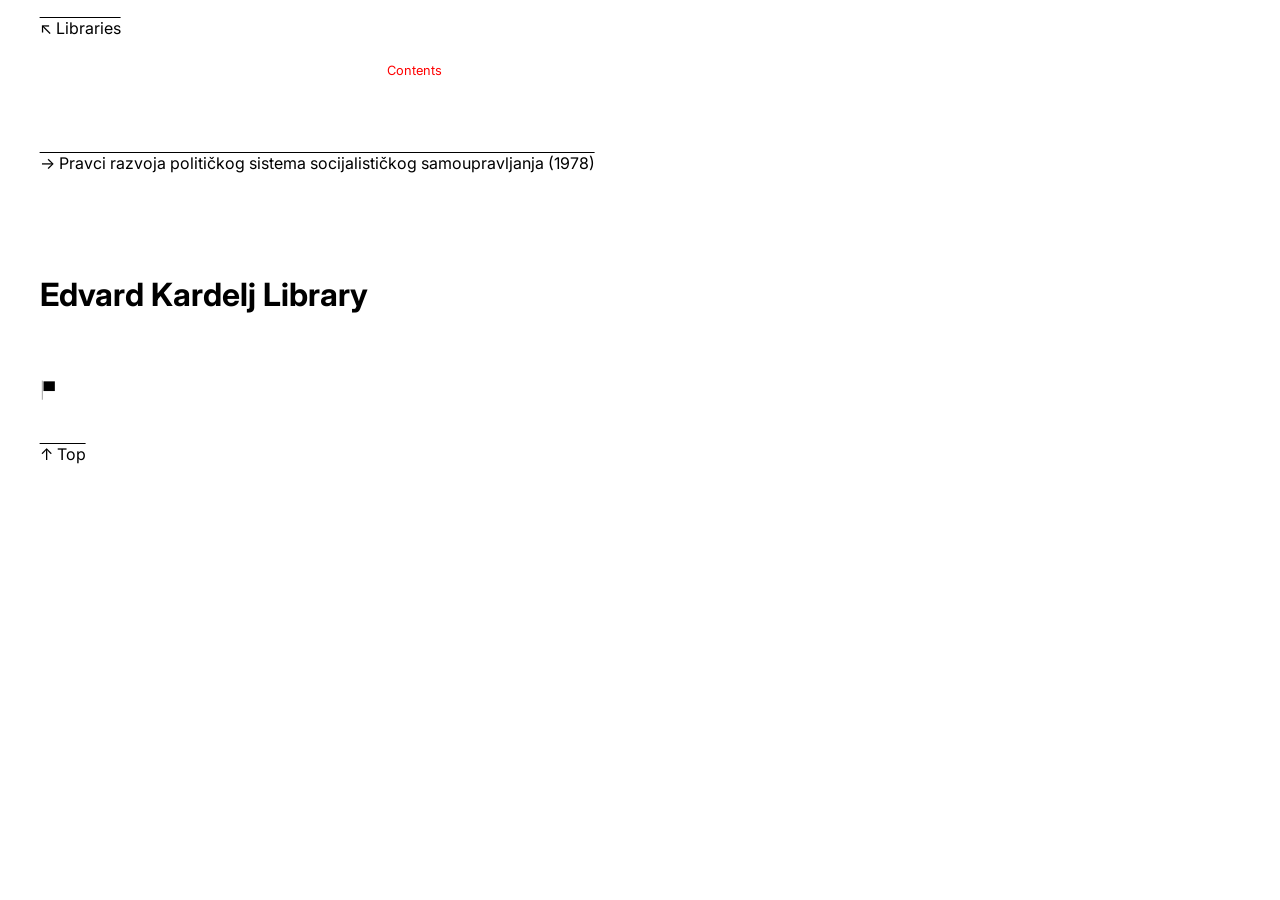
<file: kardelj-library.html>
<!DOCTYPE html>

<html>

<head>

<title>
    Edvard Kardelj Library
</title>

<meta charset="UTF-8">
<meta name="description" content="Edvard Kardelj Library">
<meta name="viewport" content="width=device-width, initial-scale=1.0">

<link rel="stylesheet" href="https://fonts.googleapis.com/css?family=Inter">
<link rel="stylesheet" href="styles.css">

</head>

<body id="top">


<a href="index.html">
    &#8598;&#xfe0e; Libraries
</a>


<h3>
    Contents
</h3>



<a href="kardelj-pravci-razvoja.html">
    → Pravci razvoja političkog sistema socijalističkog samoupravljanja (1978)
</a> <br>


<h1>
    Edvard Kardelj Library
</h1>



<br>

<h2>
    |▀
</h2>

<a href="#top">
    ↑ Top
</a>

</body>

</html>
</file>
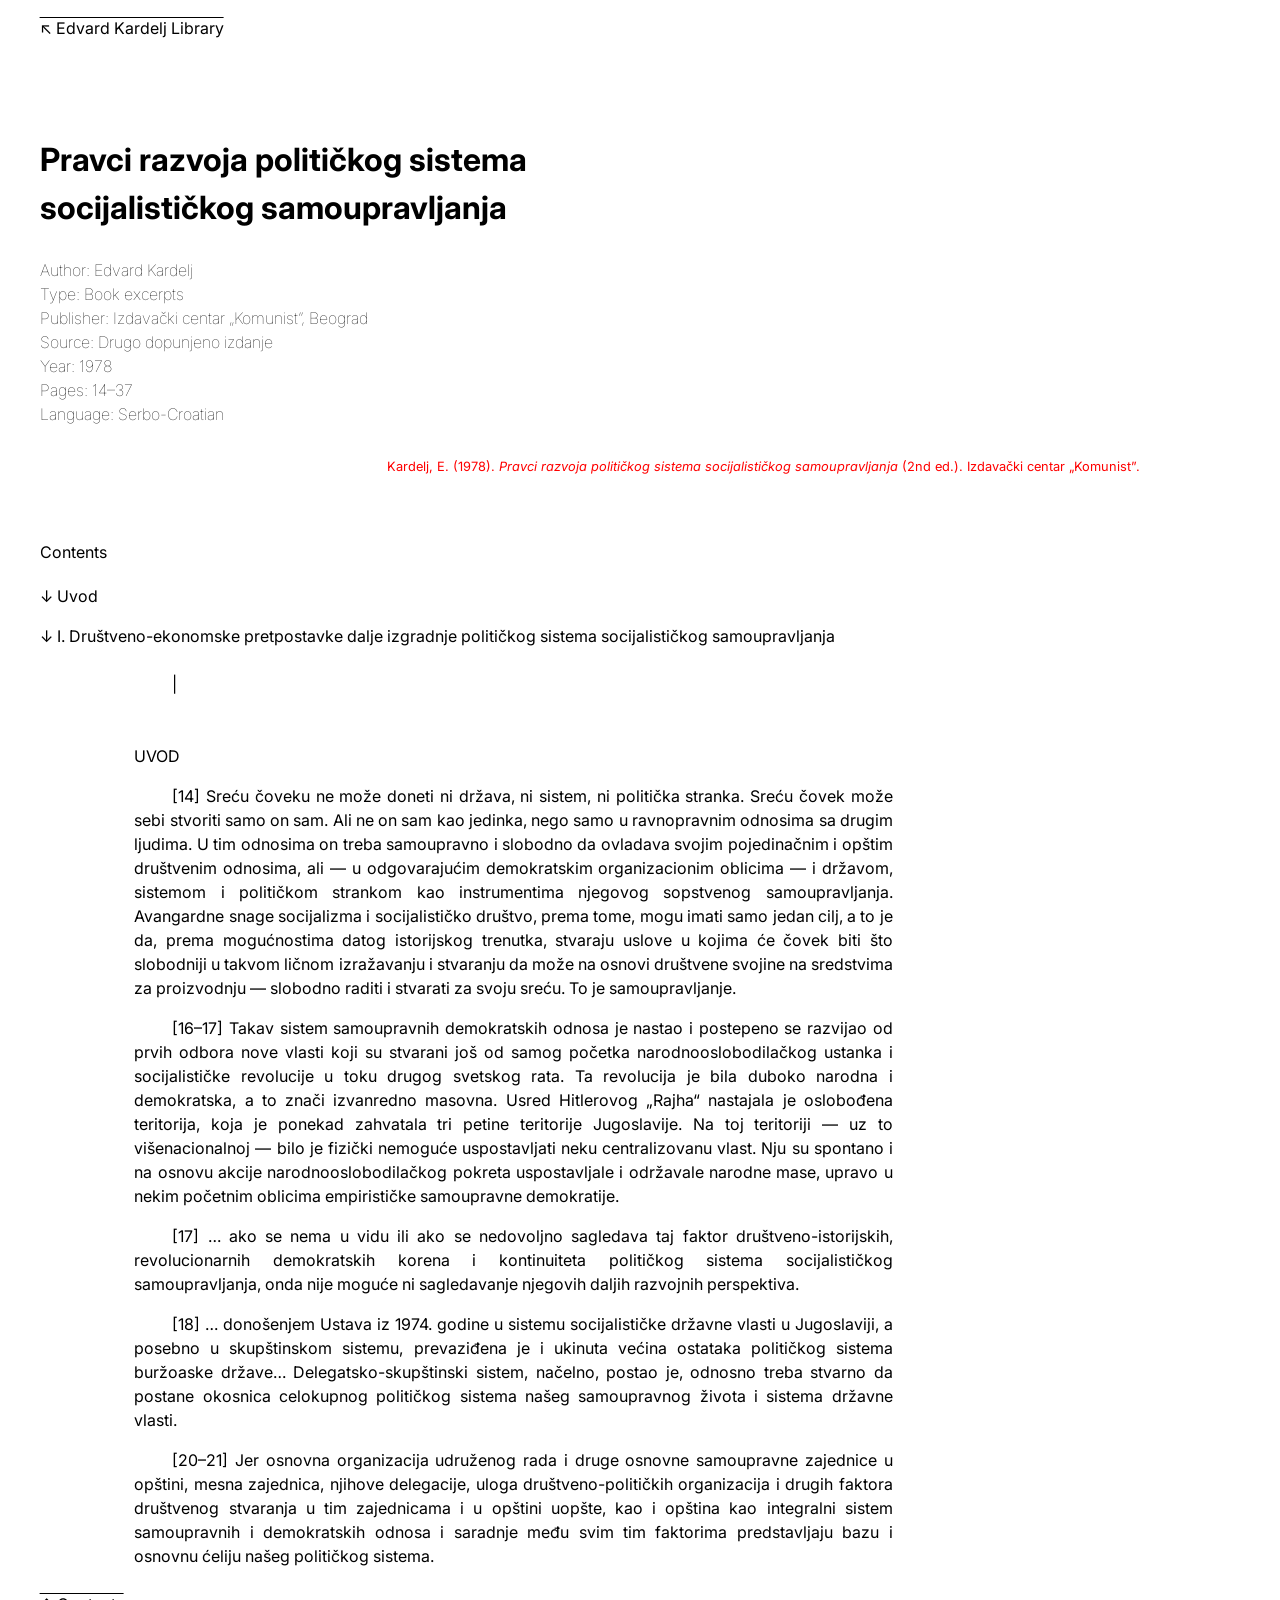
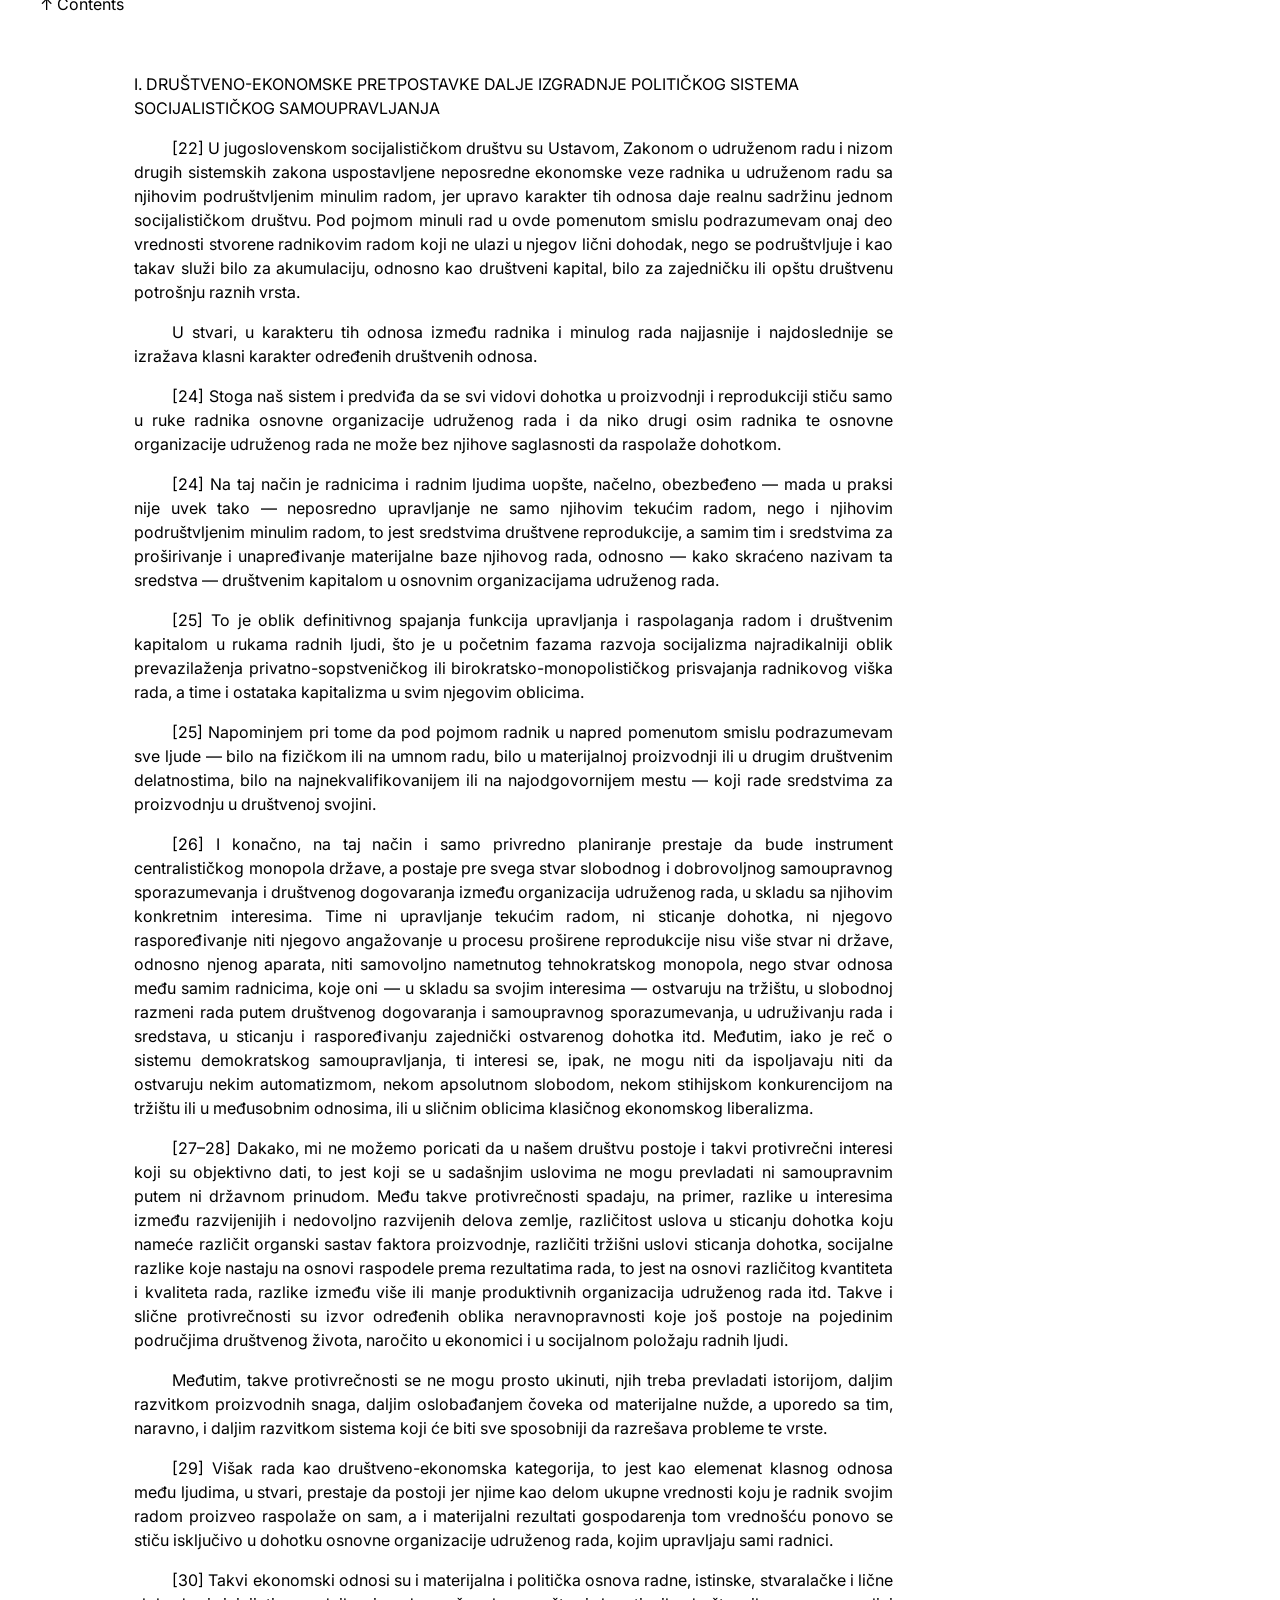
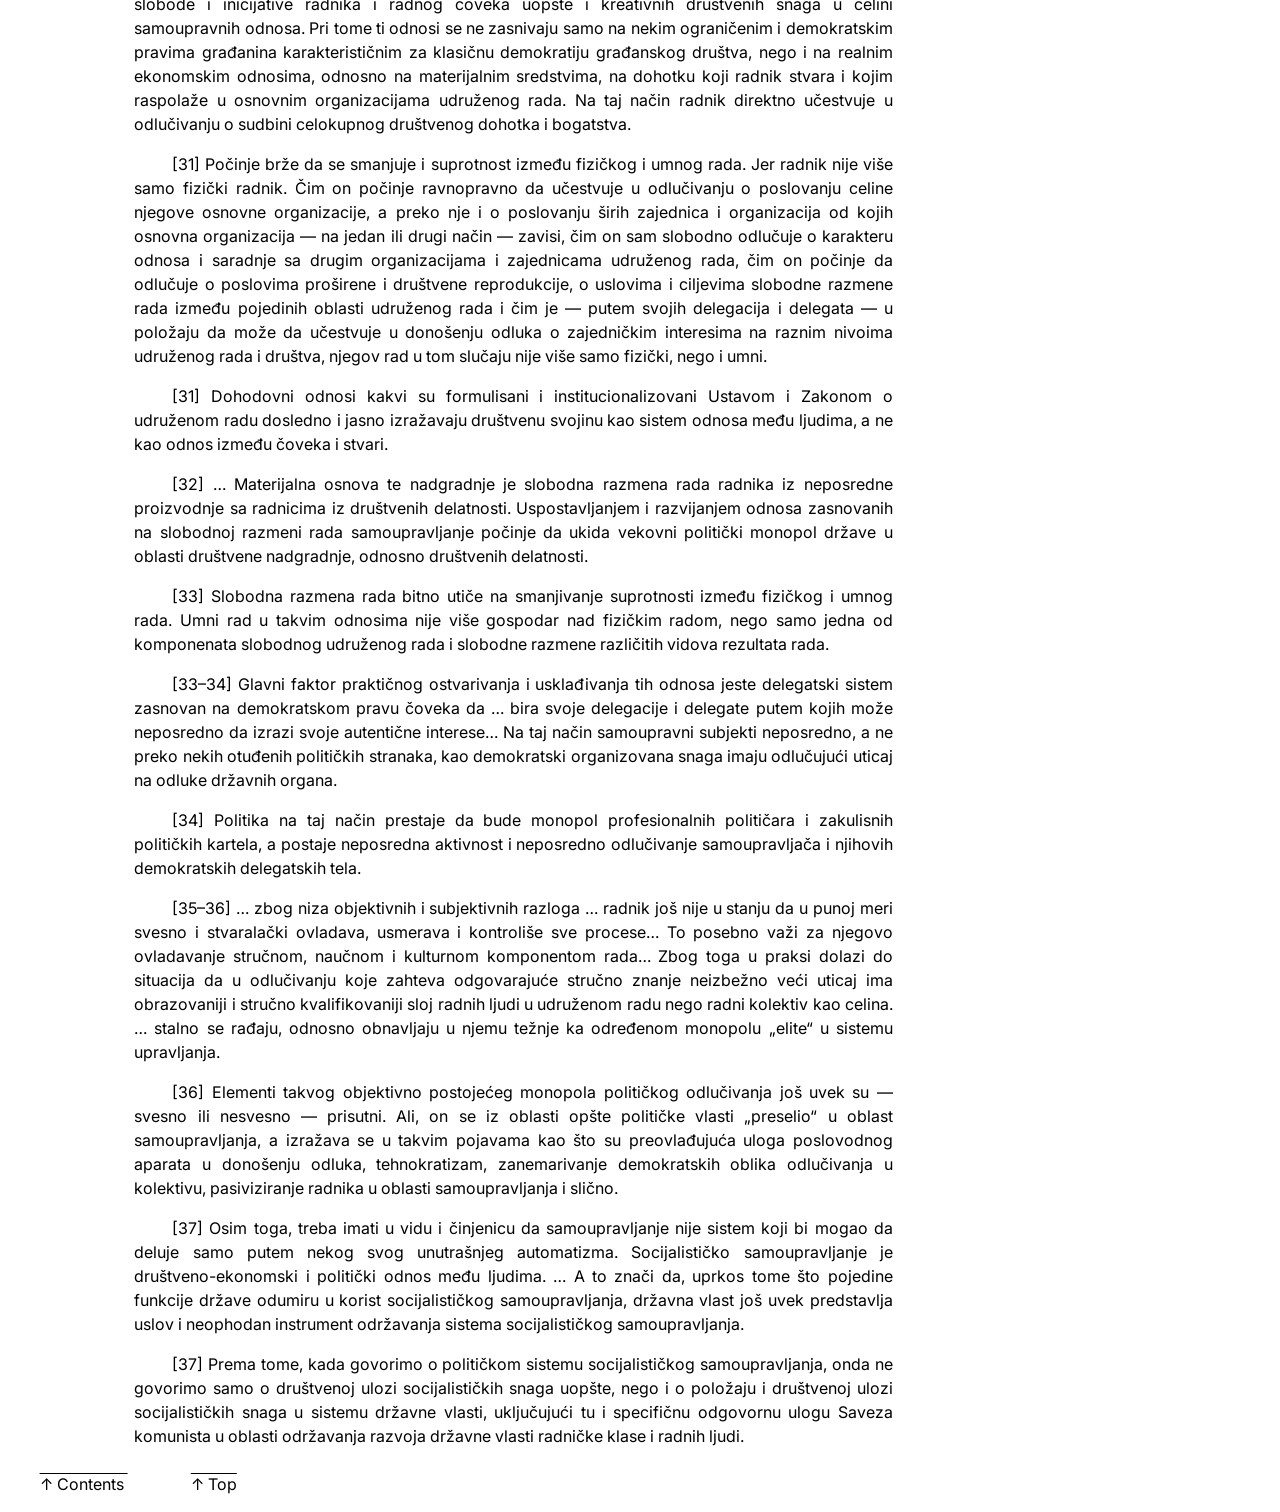
<file: kardelj-pravci-razvoja.html>
<!DOCTYPE html>

<html lang="sr-Latn">

<head>

<title>
    Pravci razvoja političkog sistema socijalističkog samoupravljanja
</title>

<meta charset="UTF-8">
<meta name="description" content="Edvard Kardelj, Izdavački centar „Komunist”, Beograd 1978">
<meta name="viewport" content="width=device-width, initial-scale=1.0">

<link rel="stylesheet" href="https://fonts.googleapis.com/css?family=Inter">
<link rel="stylesheet" href="styles.css">

</head>

<body id="top">


<a href="kardelj-library.html">
    &#8598;&#xfe0e; Edvard Kardelj Library
</a>


<h1>
    Pravci razvoja političkog sistema socijalističkog samoupravljanja
</h1>


<h2>
    Author: Edvard Kardelj <br>
    Type: Book excerpts <br>
    Publisher: Izdavački centar „Komunist”, Beograd <br>
    Source: Drugo dopunjeno izdanje <br>
    Year: 1978 <br>
    Pages: 14–37 <br>
    Language: Serbo-Croatian
</h2>


<h3>
    Kardelj, E. (1978). <i>Pravci razvoja političkog sistema socijalističkog samoupravljanja</i> (2nd ed.). Izdavački centar „Komunist”.
</h3>


<nav id="contents">

<h3>
    Contents
</h3>

<a href="#uvod">
    ↓ Uvod
</a> <br>

<a href="#poglavlje-1">
    ↓ I. Društveno-ekonomske pretpostavke dalje izgradnje političkog sistema socijalističkog samoupravljanja
</a> <br>

</nav>


<p>
    |
</p>

<p class="section-title" id="uvod">
    UVOD
</p>

<p>
    [14] Sreću čoveku ne može doneti ni država, ni sistem, ni politička stranka. Sreću čovek može sebi stvoriti samo on sam. Ali ne on sam kao jedinka, nego samo u ravnopravnim odnosima sa drugim ljudima. U tim odnosima on treba samoupravno i slobodno da ovladava svojim pojedinačnim i opštim društvenim odnosima, ali — u odgovarajućim demokratskim organizacionim oblicima — i državom, sistemom i političkom strankom kao instrumentima njegovog sopstvenog samoupravljanja. Avangardne snage socijalizma i socijalističko društvo, prema tome, mogu imati samo jedan cilj, a to je da, prema mogućnostima datog istorijskog trenutka, stvaraju uslove u kojima će čovek biti što slobodniji u takvom ličnom izražavanju i stvaranju da može na osnovi društvene svojine na sredstvima za proizvodnju — slobodno raditi i stvarati za svoju sreću. To je samoupravljanje.
</p>

<p>
    [16–17] Takav sistem samoupravnih demokratskih odnosa je nastao i postepeno se razvijao od prvih odbora nove vlasti koji su stvarani još od samog početka narodnooslobodilačkog ustanka i socijalističke revolucije u toku drugog svetskog rata. Ta revolucija je bila duboko narodna i demokratska, a to znači izvanredno masovna. Usred Hitlerovog „Rajha“ nastajala je oslobođena teritorija, koja je ponekad zahvatala tri petine teritorije Jugoslavije. Na toj teritoriji — uz to višenacionalnoj — bilo je fizički nemoguće uspostavljati neku centralizovanu vlast. Nju su spontano i na osnovu akcije narodnooslobodilačkog pokreta uspostavljale i održavale narodne mase, upravo u nekim početnim oblicima empirističke samoupravne demokratije.
</p>

<p>
    [17] … ako se nema u vidu ili ako se nedovoljno sagledava taj faktor društveno-istorijskih, revolucionarnih demokratskih korena i kontinuiteta političkog sistema socijalističkog samoupravljanja, onda nije moguće ni sagledavanje njegovih daljih razvojnih perspektiva.
</p>

<p>
    [18] … donošenjem Ustava iz 1974. godine u sistemu socijalističke državne vlasti u Jugoslaviji, a posebno u skupštinskom sistemu, prevaziđena je i ukinuta većina ostataka političkog sistema buržoaske države… Delegatsko-skupštinski sistem, načelno, postao je, odnosno treba stvarno da postane okosnica celokupnog političkog sistema našeg samoupravnog života i sistema državne vlasti.
</p>

<p>
    [20–21] Jer osnovna organizacija udruženog rada i druge osnovne samoupravne zajednice u opštini, mesna zajednica, njihove delegacije, uloga društveno-političkih organizacija i drugih faktora društvenog stvaranja u tim zajednicama i u opštini uopšte, kao i opština kao integralni sistem samoupravnih i demokratskih odnosa i saradnje među svim tim faktorima predstavljaju bazu i osnovnu ćeliju našeg političkog sistema.
</p>

<a href="#contents">
    ↑ Contents
</a>


<p class="section-title" id="poglavlje-1">
    I. DRUŠTVENO-EKONOMSKE PRETPOSTAVKE DALJE IZGRADNJE POLITIČKOG SISTEMA SOCIJALISTIČKOG SAMOUPRAVLJANJA
</p>

<p>
    [22] U jugoslovenskom socijalističkom društvu su Ustavom, Zakonom o udruženom radu i nizom drugih sistemskih zakona uspostavljene neposredne ekonomske veze radnika u udruženom radu sa njihovim podruštvljenim minulim radom, jer upravo karakter tih odnosa daje realnu sadržinu jednom socijalističkom društvu. Pod pojmom minuli rad u ovde pomenutom smislu podrazumevam onaj deo vrednosti stvorene radnikovim radom koji ne ulazi u njegov lični dohodak, nego se podruštvljuje i kao takav služi bilo za akumulaciju, odnosno kao društveni kapital, bilo za zajedničku ili opštu društvenu potrošnju raznih vrsta.
</p>

<p>
    U stvari, u karakteru tih odnosa između radnika i minulog rada najjasnije i najdoslednije se izražava klasni karakter određenih društvenih odnosa.
</p>

<p>
    [24] Stoga naš sistem i predviđa da se svi vidovi dohotka u proizvodnji i reprodukciji stiču samo u ruke radnika osnovne organizacije udruženog rada i da niko drugi osim radnika te osnovne organizacije udruženog rada ne može bez njihove saglasnosti da raspolaže dohotkom.
</p>

<p>
    [24] Na taj način je radnicima i radnim ljudima uopšte, načelno, obezbeđeno — mada u praksi nije uvek tako — neposredno upravljanje ne samo njihovim tekućim radom, nego i njihovim podruštvljenim minulim radom, to jest sredstvima društvene reprodukcije, a samim tim i sredstvima za proširivanje i unapređivanje materijalne baze njihovog rada, odnosno — kako skraćeno nazivam ta sredstva — društvenim kapitalom u osnovnim organizacijama udruženog rada.
</p>

<p>
    [25] To je oblik definitivnog spajanja funkcija upravljanja i raspolaganja radom i društvenim kapitalom u rukama radnih ljudi, što je u početnim fazama razvoja socijalizma najradikalniji oblik prevazilaženja privatno-sopstveničkog ili birokratsko-monopolističkog prisvajanja radnikovog viška rada, a time i ostataka kapitalizma u svim njegovim oblicima.
</p>

<p>
    [25] Napominjem pri tome da pod pojmom radnik u napred pomenutom smislu podrazumevam sve ljude — bilo na fizičkom ili na umnom radu, bilo u materijalnoj proizvodnji ili u drugim društvenim delatnostima, bilo na najnekvalifikovanijem ili na najodgovornijem mestu — koji rade sredstvima za proizvodnju u društvenoj svojini.
</p>

<p>
    [26] I konačno, na taj način i samo privredno planiranje prestaje da bude instrument centralističkog monopola države, a postaje pre svega stvar slobodnog i dobrovoljnog samoupravnog sporazumevanja i društvenog dogovaranja između organizacija udruženog rada, u skladu sa njihovim konkretnim interesima. Time ni upravljanje tekućim radom, ni sticanje dohotka, ni njegovo raspoređivanje niti njegovo angažovanje u procesu proširene reprodukcije nisu više stvar ni države, odnosno njenog aparata, niti samovoljno nametnutog tehnokratskog monopola, nego stvar odnosa među samim radnicima, koje oni — u skladu sa svojim interesima — ostvaruju na tržištu, u slobodnoj razmeni rada putem društvenog dogovaranja i samoupravnog sporazumevanja, u udruživanju rada i sredstava, u sticanju i raspoređivanju zajednički ostvarenog dohotka itd. Međutim, iako je reč o sistemu demokratskog samoupravljanja, ti interesi se, ipak, ne mogu niti da ispoljavaju niti da ostvaruju nekim automatizmom, nekom apsolutnom slobodom, nekom stihijskom konkurencijom na tržištu ili u međusobnim odnosima, ili u sličnim oblicima klasičnog ekonomskog liberalizma.
</p>

<p>
    [27–28] Dakako, mi ne možemo poricati da u našem društvu postoje i takvi protivrečni interesi koji su objektivno dati, to jest koji se u sadašnjim uslovima ne mogu prevladati ni samoupravnim putem ni državnom prinudom. Među takve protivrečnosti spadaju, na primer, razlike u interesima između razvijenijih i nedovoljno razvijenih delova zemlje, različitost uslova u sticanju dohotka koju nameće različit organski sastav faktora proizvodnje, različiti tržišni uslovi sticanja dohotka, socijalne razlike koje nastaju na osnovi raspodele prema rezultatima rada, to jest na osnovi različitog kvantiteta i kvaliteta rada, razlike između više ili manje produktivnih organizacija udruženog rada itd. Takve i slične protivrečnosti su izvor određenih oblika neravnopravnosti koje još postoje na pojedinim područjima društvenog života, naročito u ekonomici i u socijalnom položaju radnih ljudi.
</p>

<p>
    Međutim, takve protivrečnosti se ne mogu prosto ukinuti, njih treba prevladati istorijom, daljim razvitkom proizvodnih snaga, daljim oslobađanjem čoveka od materijalne nužde, a uporedo sa tim, naravno, i daljim razvitkom sistema koji će biti sve sposobniji da razrešava probleme te vrste.
</p>

<p>
    [29] Višak rada kao društveno-ekonomska kategorija, to jest kao elemenat klasnog odnosa među ljudima, u stvari, prestaje da postoji jer njime kao delom ukupne vrednosti koju je radnik svojim radom proizveo raspolaže on sam, a i materijalni rezultati gospodarenja tom vrednošću ponovo se stiču isključivo u dohotku osnovne organizacije udruženog rada, kojim upravljaju sami radnici.
</p>

<p>
    [30] Takvi ekonomski odnosi su i materijalna i politička osnova radne, istinske, stvaralačke i lične slobode i inicijative radnika i radnog čoveka uopšte i kreativnih društvenih snaga u celini samoupravnih odnosa. Pri tome ti odnosi se ne zasnivaju samo na nekim ograničenim i demokratskim pravima građanina karakterističnim za klasičnu demokratiju građanskog društva, nego i na realnim ekonomskim odnosima, odnosno na materijalnim sredstvima, na dohotku koji radnik stvara i kojim raspolaže u osnovnim organizacijama udruženog rada. Na taj način radnik direktno učestvuje u odlučivanju o sudbini celokupnog društvenog dohotka i bogatstva.
</p>

<p>
    [31] Počinje brže da se smanjuje i suprotnost između fizičkog i umnog rada. Jer radnik nije više samo fizički radnik. Čim on počinje ravnopravno da učestvuje u odlučivanju o poslovanju celine njegove osnovne organizacije, a preko nje i o poslovanju širih zajednica i organizacija od kojih osnovna organizacija — na jedan ili drugi način — zavisi, čim on sam slobodno odlučuje o karakteru odnosa i saradnje sa drugim organizacijama i zajednicama udruženog rada, čim on počinje da odlučuje o poslovima proširene i društvene reprodukcije, o uslovima i ciljevima slobodne razmene rada između pojedinih oblasti udruženog rada i čim je — putem svojih delegacija i delegata — u položaju da može da učestvuje u donošenju odluka o zajedničkim interesima na raznim nivoima udruženog rada i društva, njegov rad u tom slučaju nije više samo fizički, nego i umni.
</p>

<p>
    [31] Dohodovni odnosi kakvi su formulisani i institucionalizovani Ustavom i Zakonom o udruženom radu dosledno i jasno izražavaju društvenu svojinu kao sistem odnosa među ljudima, a ne kao odnos između čoveka i stvari.
</p>

<p>
    [32] … Materijalna osnova te nadgradnje je slobodna razmena rada radnika iz neposredne proizvodnje sa radnicima iz društvenih delatnosti. Uspostavljanjem i razvijanjem odnosa zasnovanih na slobodnoj razmeni rada samoupravljanje počinje da ukida vekovni politički monopol države u oblasti društvene nadgradnje, odnosno društvenih delatnosti.
</p>

<p>
    [33] Slobodna razmena rada bitno utiče na smanjivanje suprotnosti između fizičkog i umnog rada. Umni rad u takvim odnosima nije više gospodar nad fizičkim radom, nego samo jedna od komponenata slobodnog udruženog rada i slobodne razmene različitih vidova rezultata rada.
</p>

<p>
    [33–34] Glavni faktor praktičnog ostvarivanja i usklađivanja tih odnosa jeste delegatski sistem zasnovan na demokratskom pravu čoveka da … bira svoje delegacije i delegate putem kojih može neposredno da izrazi svoje autentične interese… Na taj način samoupravni subjekti neposredno, a ne preko nekih otuđenih političkih stranaka, kao demokratski organizovana snaga imaju odlučujući uticaj na odluke državnih organa.
</p>

<p>
    [34] Politika na taj način prestaje da bude monopol profesionalnih političara i zakulisnih političkih kartela, a postaje neposredna aktivnost i neposredno odlučivanje samoupravljača i njihovih demokratskih delegatskih tela.
</p>

<p>
    [35–36] … zbog niza objektivnih i subjektivnih razloga … radnik još nije u stanju da u punoj meri svesno i stvaralački ovladava, usmerava i kontroliše sve procese… To posebno važi za njegovo ovladavanje stručnom, naučnom i kulturnom komponentom rada… Zbog toga u praksi dolazi do situacija da u odlučivanju koje zahteva odgovarajuće stručno znanje neizbežno veći uticaj ima obrazovaniji i stručno kvalifikovaniji sloj radnih ljudi u udruženom radu nego radni kolektiv kao celina. … stalno se rađaju, odnosno obnavljaju u njemu težnje ka određenom monopolu „elite“ u sistemu upravljanja.
</p>

<p>
    [36] Elementi takvog objektivno postojećeg monopola političkog odlučivanja još uvek su — svesno ili nesvesno — prisutni. Ali, on se iz oblasti opšte političke vlasti „preselio“ u oblast samoupravljanja, a izražava se u takvim pojavama kao što su preovlađujuća uloga poslovodnog aparata u donošenju odluka, tehnokratizam, zanemarivanje demokratskih oblika odlučivanja u kolektivu, pasiviziranje radnika u oblasti samoupravljanja i slično.
</p>

<p>
    [37] Osim toga, treba imati u vidu i činjenicu da samoupravljanje nije sistem koji bi mogao da deluje samo putem nekog svog unutrašnjeg automatizma. Socijalističko samoupravljanje je društveno-ekonomski i politički odnos među ljudima. … A to znači da, uprkos tome što pojedine funkcije države odumiru u korist socijalističkog samoupravljanja, državna vlast još uvek predstavlja uslov i neophodan instrument održavanja sistema socijalističkog samoupravljanja.
</p>

<p>
    [37] Prema tome, kada govorimo o političkom sistemu socijalističkog samoupravljanja, onda ne govorimo samo o društvenoj ulozi socijalističkih snaga uopšte, nego i o položaju i društvenoj ulozi socijalističkih snaga u sistemu državne vlasti, uključujući tu i specifičnu odgovornu ulogu Saveza komunista u oblasti održavanja razvoja državne vlasti radničke klase i radnih ljudi.
</p>

<a href="#contents">
    ↑ Contents
</a>





<a href="#top">
    ↑ Top
</a>


</body>

</html>
</file>
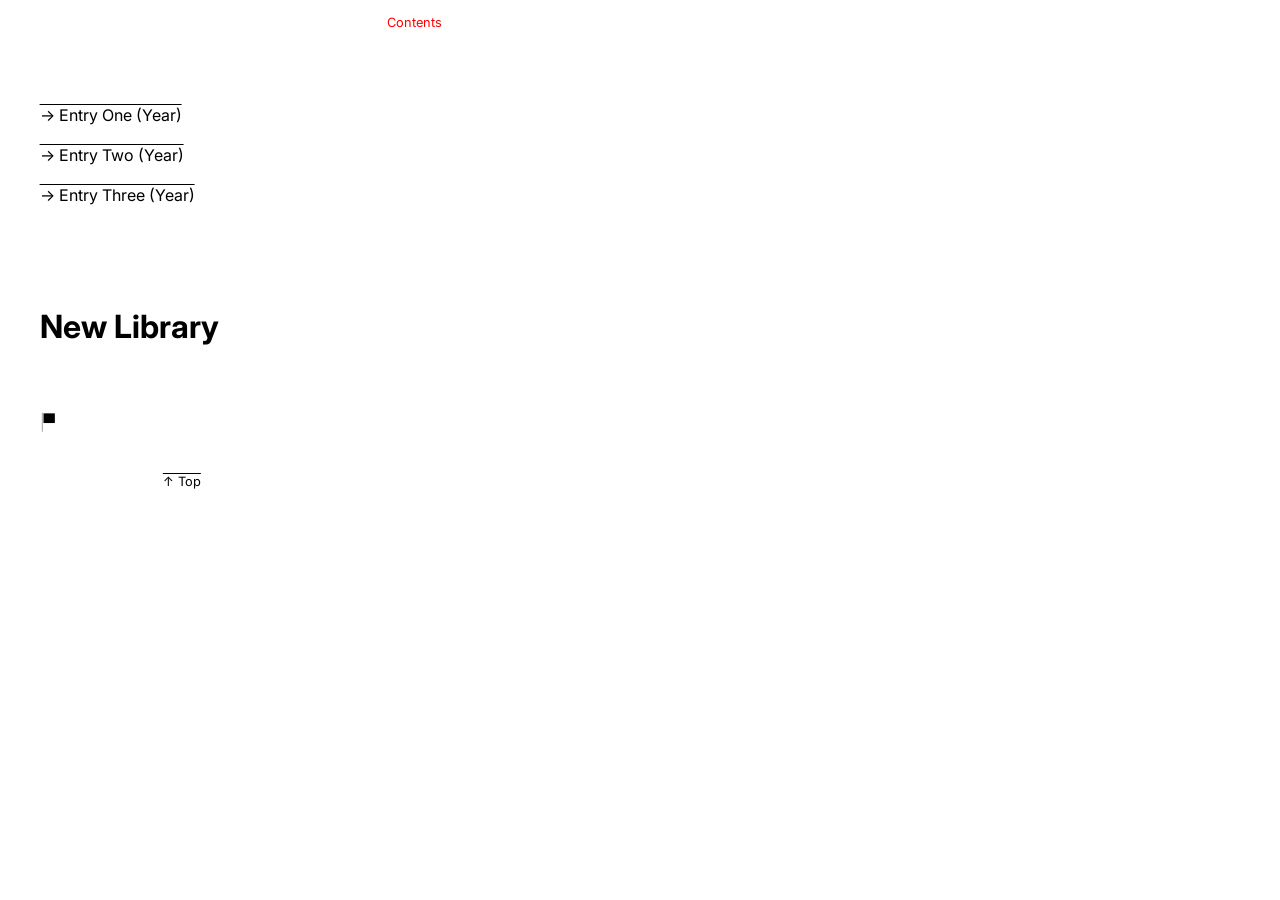
<file: new-library.html>
<!DOCTYPE html>

<html>

<head>

<title>
    New Library
</title>

<meta charset="UTF-8">
<meta name="description" content="Library">
<meta name="viewport" content="width=device-width, initial-scale=1.0">

<link rel="stylesheet" href="https://fonts.googleapis.com/css?family=Inter">
<link rel="stylesheet" href="styles.css">

</head>

<body id="top">


<h3>
    Contents
</h3>



<a href="entry-1.html">
    → Entry One (Year)
</a> <br>

<a href="entry-2.html">
    → Entry Two (Year)
</a> <br>

<a href="entry-3.html">
    → Entry Three (Year)
</a> <br>


<h1>
    New Library
</h1>



<br>

<h2>
    |▀
</h2>

<div>
    <a href="#top">
        ↑ Top
    </a>
</div>

</body>

</html>
</file>
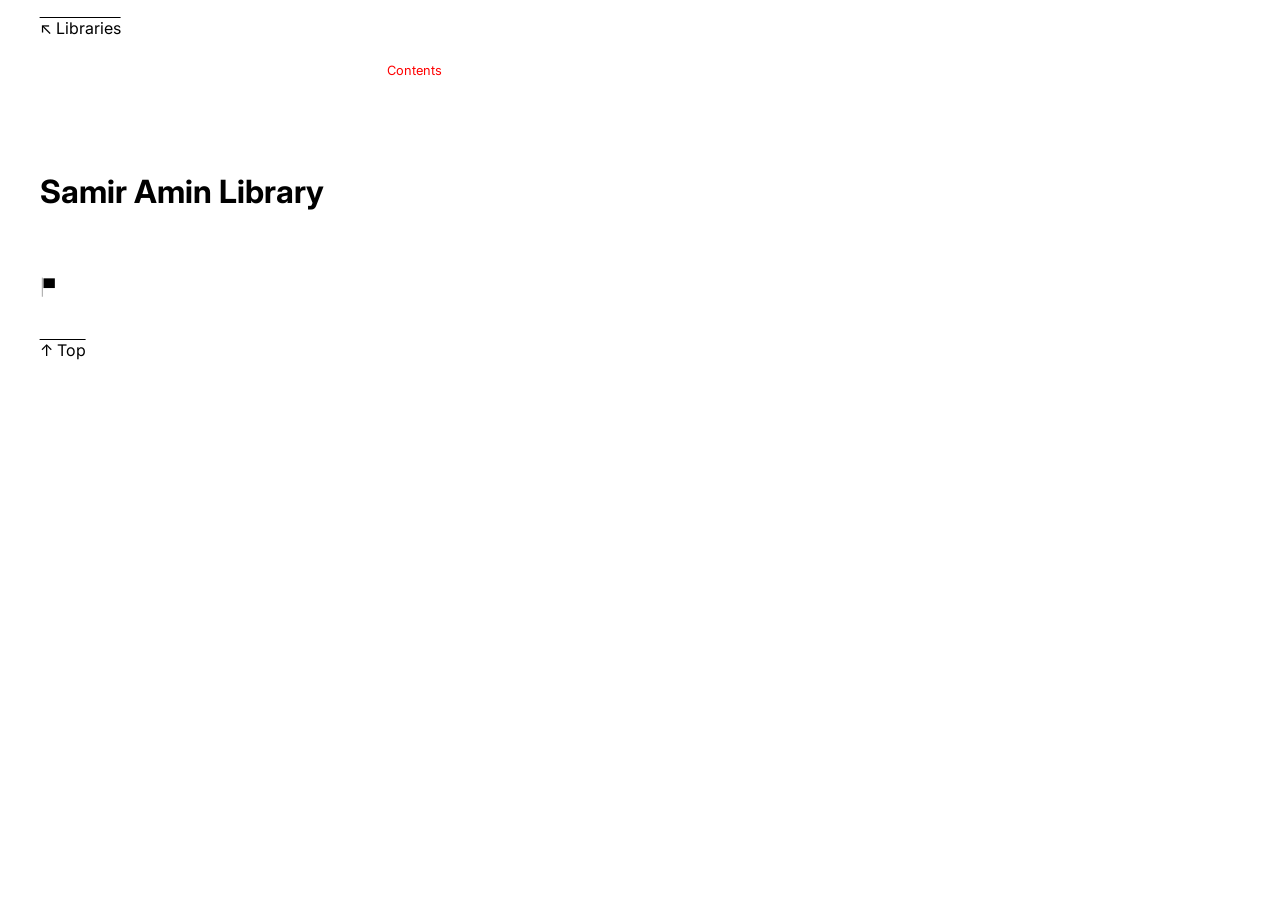
<file: samir-amin-library.html>
<!DOCTYPE html>

<html>

<head>

<title>
    Samir Amin Library
</title>

<meta charset="UTF-8">
<meta name="description" content="Samir Amin Library">
<meta name="viewport" content="width=device-width, initial-scale=1.0">

<link rel="stylesheet" href="https://fonts.googleapis.com/css?family=Inter">
<link rel="stylesheet" href="styles.css">

</head>

<body id="top">


<a href="index.html">
    &#8598;&#xfe0e; Libraries
</a>


<h3>
    Contents
</h3>



<h1>
    Samir Amin Library
</h1>



<br>

<h2>
    |▀
</h2>

<a href="#top">
    ↑ Top
</a>

</body>

</html>
</file>
<file: styles.css>
body { background-color: rgba(175, 50, 50, 0); font-family: "Inter", sans-serif; }

h1 { color: rgb(0, 0, 0); font-size: 2em; line-height: 1.5; margin-left: 2.5%; margin-top: 7%; margin-bottom: 2%; width: 40%; }

h2 { color: rgb(0, 0, 0); font-size: 1em; line-height: 1.5; margin-left: 2.5%; margin-bottom: 2.5%;  font-weight: 100; }

h3 { color: rgb(255, 0, 0); font-size: 0.8em; font-weight: normal; line-height: 1.5; margin-left: 30%; margin-top: 1%; margin-bottom: 5%; }

p { color: rgb(0, 0, 0); font-size: 1em; line-height: 1.5; text-indent: 5%; text-align: justify; margin-left: 10%; width: 60%; }

a { color: rgb(0, 0, 0); font-size: 1em; line-height: 2.5; text-decoration-line: overline; margin-left: 2.5%; margin-right: 2.5%; }

a:hover { text-decoration: line-through; }

div { color: rgb(0, 0, 0); font-size: 0.8em; line-height: 2; margin-left: 10%; margin-top: 2.5%; margin-bottom: 2.5%; }


/* Tablets: widen the narrow desktop columns */
@media (max-width: 900px) {
  h1 { width: 75%; margin-top: 10%; }
  h3 { margin-left: 15%; }
  p { width: 80%; margin-left: 8%; }
}

/* Phones: single full-width column with a 16px gutter */
@media (max-width: 600px) {
  body { margin: 0; padding: 0 16px 32px; overflow-wrap: break-word; }
  h1 { width: auto; font-size: 1.6em; line-height: 1.3; margin: 12% 0 6%; }
  h2 { margin-left: 0; margin-bottom: 6%; }
  h3 { margin-left: 0; margin-top: 4%; margin-bottom: 8%; }
  p { width: auto; margin-left: 0; text-align: left; text-indent: 1.5em; hyphens: auto; }
  a { display: inline-block; margin: 0.15em 0; padding: 0.35em 0; line-height: 1.5; }
  div { margin-left: 0; }
}


/* In-page navigation */
html { scroll-behavior: smooth; }
@media (prefers-reduced-motion: reduce) { html { scroll-behavior: auto; } }
[id] { scroll-margin-top: 1em; }
nav h3 { color: rgb(0, 0, 0); font-size: 1em; margin-left: 2.5%; margin-top: 5%; margin-bottom: 1%; }
nav a { text-decoration-line: none; }
nav a:hover { text-decoration-line: line-through; }
@media (max-width: 600px) { nav h3 { margin-left: 0; } }
p.section-title { text-indent: 0; text-align: left; margin-top: 3em; }
</file>
